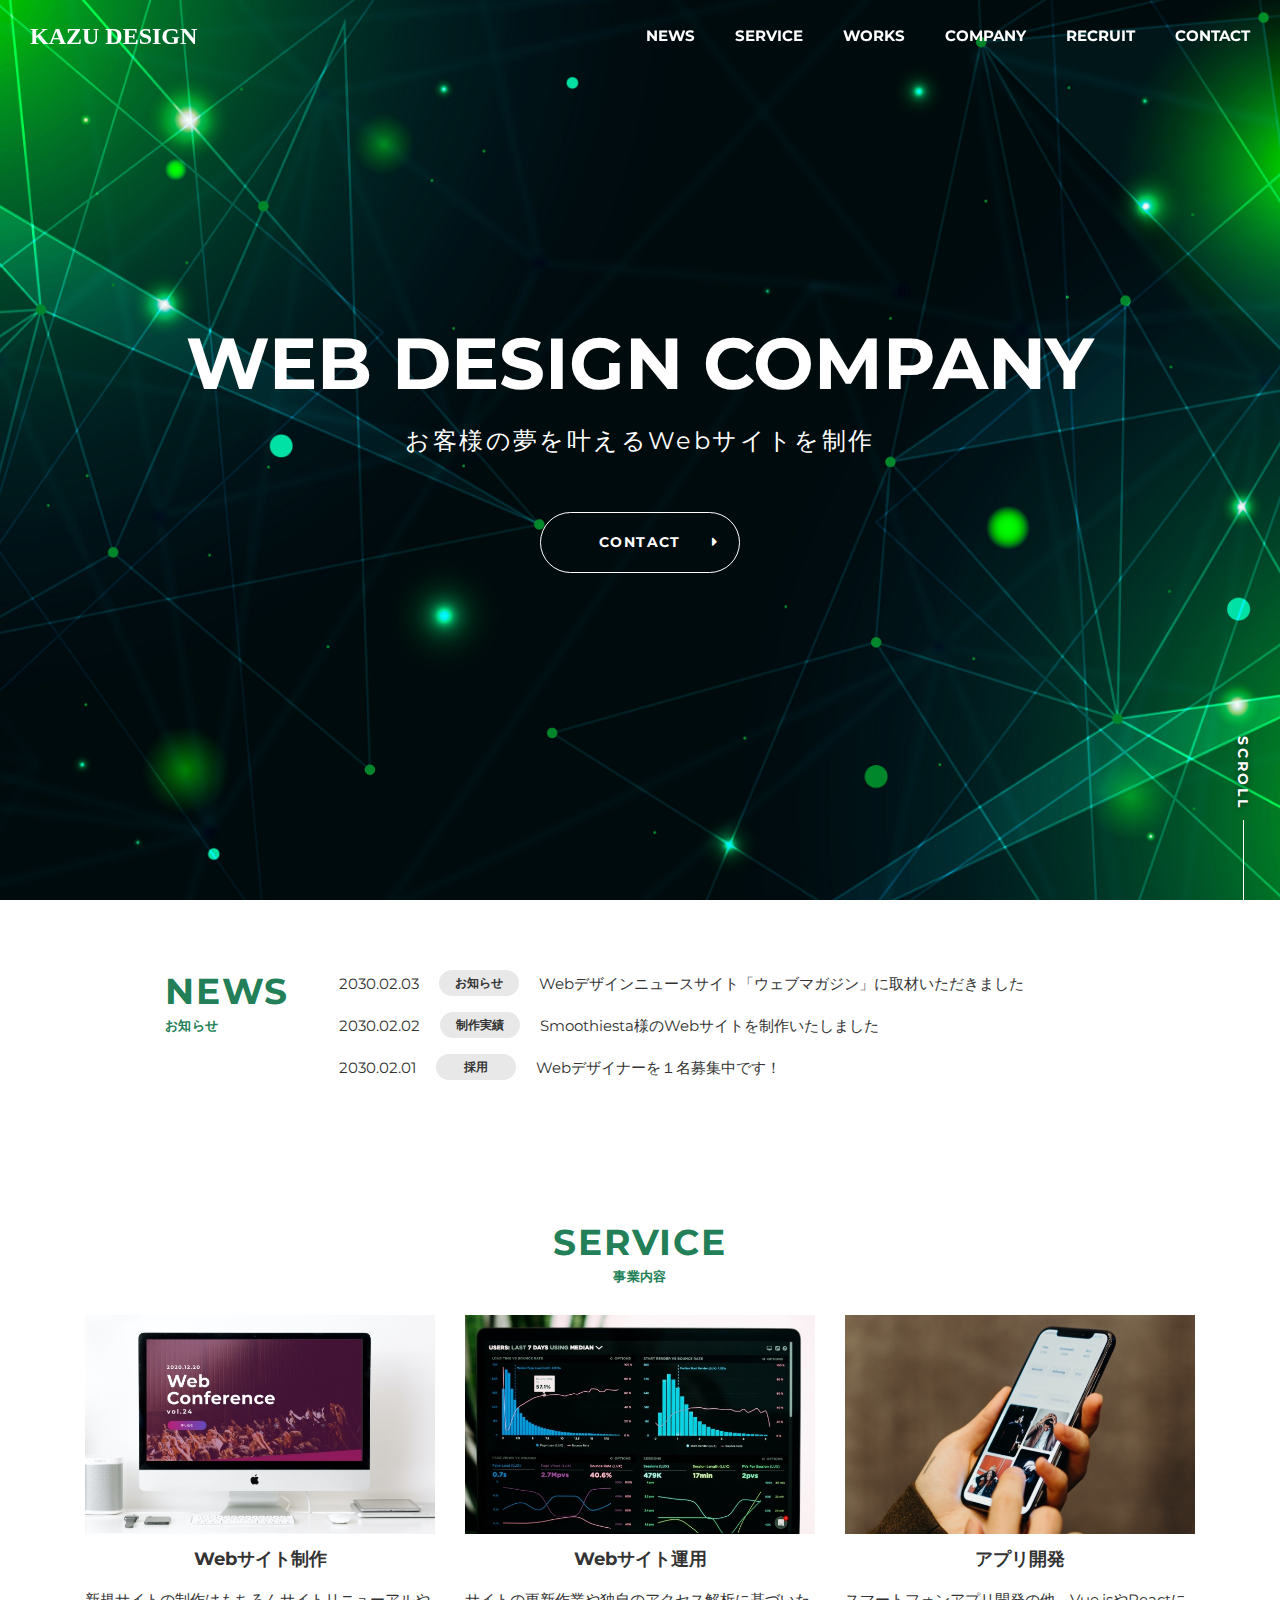
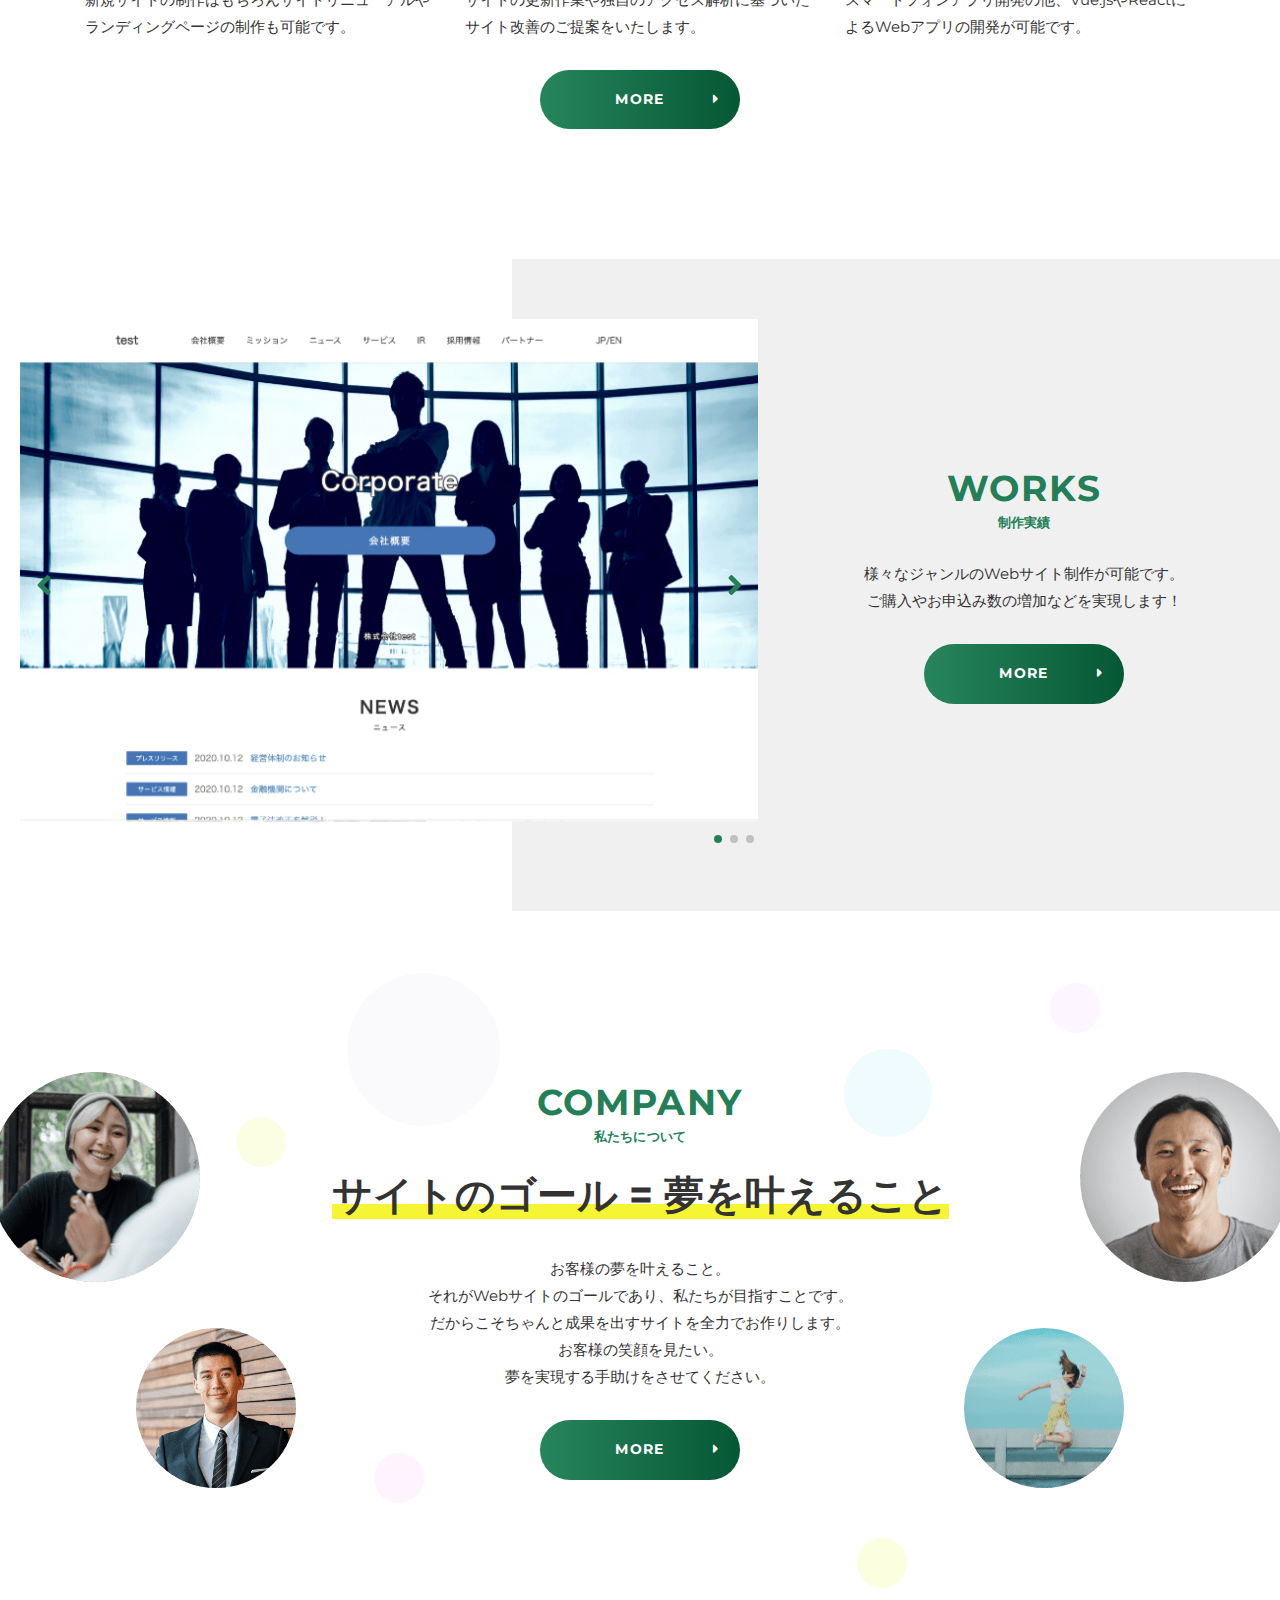
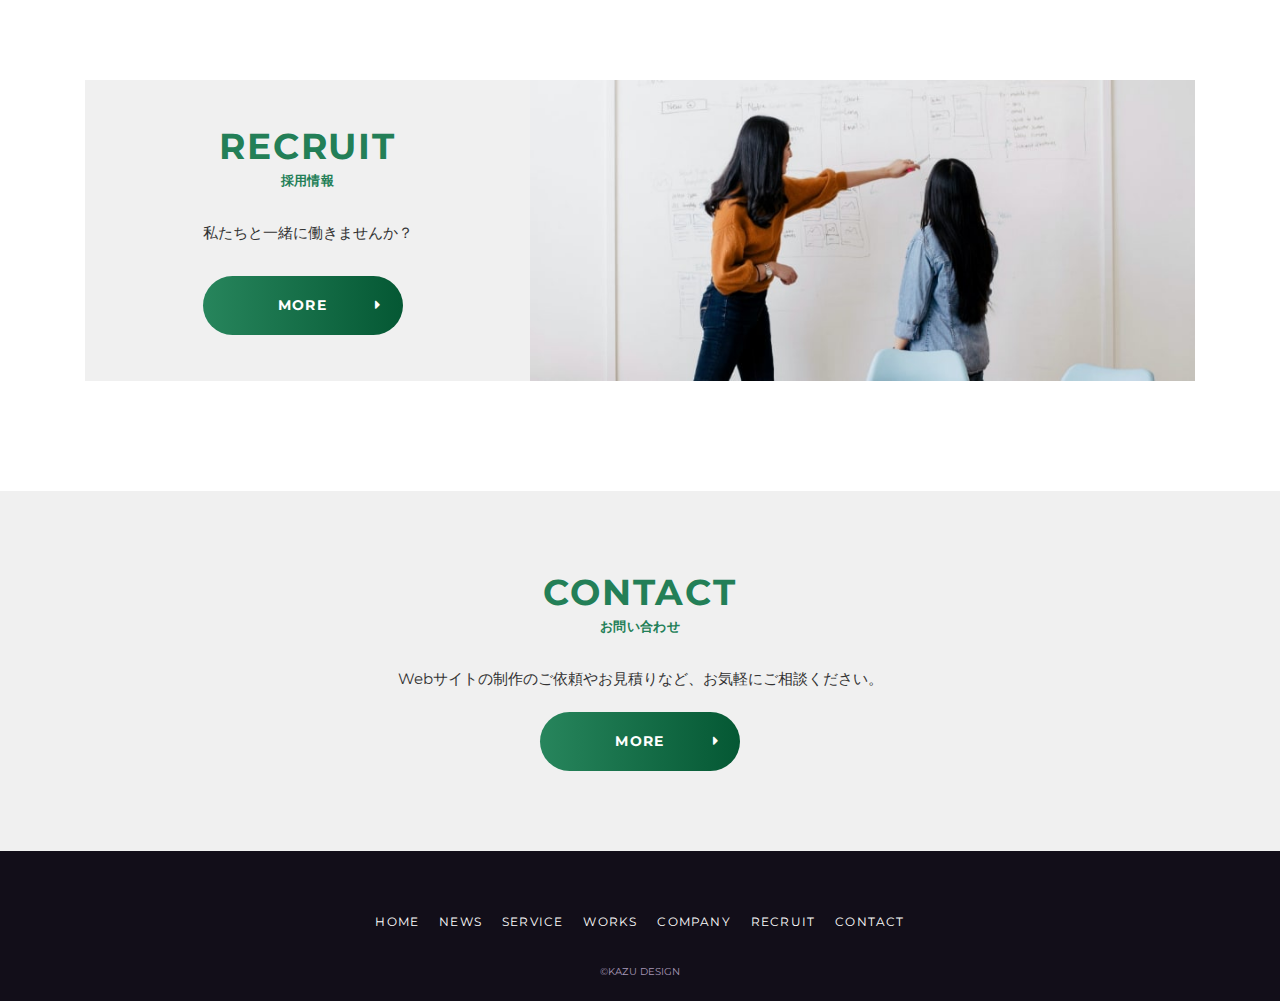
<file: index.html>
<!DOCTYPE html>
<html>

<head>
  <meta charset="utf-8">
  <meta name="viewport" content="width=device-width,initiascale=1.0,user-scalable=no">
  <meta property='og:type' content='website'>
  <meta property='og:title' content='KAZU DESIGN'>
  <meta property='og:url' content='https://kazuki0606.github.io/coding/'>
  <meta property='og:description'
    content='KAZU DESIGNは、新規サイト制作や運用、アプリ開発に強いWeb制作会社です。サイト作りはお客様の夢を叶えること。だからこそ成果を出すサイトを全力でお作りします。'>
  <meta name="description"
    content="KAZU DESIGNは、新規サイト制作や運用、アプリ開発に強いWeb制作会社です。サイト作りはお客様の夢を叶えること。だからこそ成果を出すサイトを全力でお作りします。" />
  <title>KAZU DESIGN</title>
  <link href="https://fonts.googleapis.com/css2?family=Montserrat:wght@400;700&display=swap" rel="stylesheet">
  <link rel="stylesheet" href="https://use.fontawesome.com/releases/v5.6.3/css/all.css">

  <link rel="stylesheet" href="js/swiper/swiper.min.css">
  <script src="js/swiper/swiper.min.js"></script>

  <link href="sass/style.css" media="all" rel="stylesheet" type="text/css" />
  <!-- <link rel="shortcut icon" href="img/favicon.ico" /> -->

</head>

<body>

<header class="header">
  <div class="header__container">
<h1 class="header__logo">
  <a href="index.html">
    <img src="img/header-logo.svg" alt="">
  </a>
</h1>
<nav class="header__nav ">
<ul class="header__list">
<li class="header__item">
  <a href="news.html" class="header__link">NEWS</a>
</li>
<li class="header__item">
  <a href="service.html" class="header__link">SERVICE</a>
</li>
<li class="header__item">
  <a href="works.html" class="header__link">WORKS</a>
</li>
<li class="header__item">
  <a href="company.html" class="header__link">COMPANY</a>
</li>
<li class="header__item">
  <a href="recruit.html" class="header__link">RECRUIT</a>
</li>
<li class="header__item">
  <a href="contact.html" class="header__link">CONTACT</a>
</li>

</ul>

</nav>
<button type="button" class="btn-menu">
  <span class="btn-menu__line"></span>
</button>

  </div>

</header>

<section class="hero">
  <div class="hero__inner">
<div class="hero__heading">
  <div class="hero__ttl">
    WEB DESIGN COMPANY
  </div>
  <div class="hero__subttl">
    お客様の夢を叶える<br class="u-sp-only">Webサイトを制作
  </div>
  <div class="hero__link">
    <a href="contact.html" class="btn btn--transparent">contact</a>
  </div>
  <span class="hero__scroll">SCROLL</span>

</div>

  </div>


</section>

<main>

  <section class="news">
    <div class="l-inner l-inner--sm">
<div class="news__heading">
  <h2 class="heading-primary">news<span class="heading-primary__sub">お知らせ</span>
  </h2>
</div>
<div class="news__body">
  <ul class="news-list">
<li class="news-list__item">
  <div class="news-list__heading">
    <time datetime="2020-02-01" class="news-list__date">2030.02.03</time>
    <div class="news-list__label">
      <span class="label-category">お知らせ</span>
    </div>
  </div>
  <div class="news-list__body">
    <a href="news-article.html" class="news-list__link">Webデザインニュースサイト「ウェブマガジン」に取材いただきました</a>
  </div>

</li>
<li class="news-list__item">
  <div class="news-list__heading">
    <time datetime="2020-02-01" class="news-list__date">2030.02.02</time>
    <div class="news-list__label">
      <span class="label-category">制作実績</span>
    </div>
  </div>
  <div class="news-list__body">
    <a href="#" class="news-list__link">
      Smoothiesta様のWebサイトを制作いたしました</a>
  </div>

</li>
<li class="news-list__item">
  <div class="news-list__heading">
    <time datetime="2020-02-01" class="news-list__date">2030.02.01</time>
    <div class="news-list__label">
      <span class="label-category">採用</span>
    </div>
  </div>
  <div class="news-list__body">
    <a href="#" class="news-list__link">
      Webデザイナーを１名募集中です！</a>
  </div>

</li>

  </ul>


</div>


    </div>


  </section>

  <section class="service">
<div class="l-inner">
<div class="service__heading">
  <h2 class="heading-primary">service<span class="heading-primary__sub">事業内容</span>
  </h2>
  
</div>

<div class="service__body">
  <div class="card">
    <div class="card__img-wrapper">
      <img class="card__img" src="img/service01.jpg" alt="">
    </div>
    <div class="card__body">
      <div class="card__title">Webサイト制作</div>
      <div class="card__text">
        <p>新規サイトの制作はもちろんサイトリニューアルやランディングページの制作も可能です。</p>
      </div>
    </div>
  </div>
  <div class="card">
    <div class="card__img-wrapper">
      <img class="card__img" src="img/service02.jpg" alt="">
    </div>
    <div class="card__body">
      <div class="card__title">Webサイト運用</div>
      <div class="card__text">
        <p>サイトの更新作業や独自のアクセス解析に基づいたサイト改善のご提案をいたします。</p>
      </div>
    </div>
  </div>
  <div class="card">
    <div class="card__img-wrapper">
      <img class="card__img" src="img/service03.jpg" alt="">
    </div>
    <div class="card__body">
      <div class="card__title">アプリ開発</div>
      <div class="card__text">
        <p>スマートフォンアプリ開発の他、Vue.jsやReactによるWebアプリの開発が可能です。</p>
      </div>
    </div>
  </div>

</div>

<div class="service__link">
  <a href="" class="btn">more</a>
</div>

</div>

  </section>

<section class="works">
<div class="l-inner l-inner--xl">
  <div class="works__img-wrapper ">
  <div class="swiper-container ">
  <div class="swiper-wrapper">
    <div class="swiper-slide"><img src="img/works/corporate.jpg" alt=""></div>
    <div class="swiper-slide"><img src="img/works/blog-theme.jpg" alt=""></div>
    <div class="swiper-slide"><img src="img/works/japanese.jpg" alt=""></div>
</div>
 <!-- Add Pagination -->
 <div class="swiper-pagination"></div>
 <div class="swiper-button-prev"></div>
 <div class="swiper-button-next"></div>
</div>
</div>

<div class="works__contents">
  <div class="works__heading">
    <h2 class="heading-primary">works<span class="heading-primary__sub">制作実績</span>
    </h2>
  </div>

  <div class="works__body">
    <div class="works__text">
      <p>様々なジャンルのWebサイト制作が可能です。<br>
        ご購入やお申込み数の増加などを実現します！</p>
    </div>
  </div>
  <div class="works__link">
    <a href="works.html" class="btn">more</a>
  </div>

</div>

</div>


</section>

<section class="company">
<div class="l-inner">
  <div class="company__heading">
    <h2 class="heading-primary">company<span class="heading-primary__sub">私たちについて</span>
    </h2>
  </div>
<div class="company__body">
  <div class="message">
    <div class="message__heading">
      <span class="message__underline">サイトのゴール = <br class="u-sp-only">夢を叶えること</span>
    </div>
    <div class="message__text">
      <p>お客様の夢を叶えること。<br>
        それがWebサイトのゴールであり、<br class="u-sp-only">私たちが目指すことです。<br>
        だからこそちゃんと成果を出すサイトを<br class="u-sp-only">全力でお作りします。<br>
        お客様の笑顔を見たい。<br>
        夢を実現する手助けをさせてください。</p>
    </div>
  </div>

</div>
<div class="company__link">
  <a href="company.html" class="btn">more</a>
</div>


</div>


</section>

<section class="recruit">
<div class="l-inner">
<div class="recruit__contents">
  <div class="recruit__contens-inner">
  <div class="recruit__heading">
    <h2 class="heading-primary">recruit<span class="heading-primary__sub">採用情報</span>
    </h2>
  </div>
  <div class="recruit__body">
    <div class="recruit__text">
      <p>私たちと一緒に働きませんか？</p>
    </div>
  </div>
  <div class="recruit__btn">
    <a href="recruit.html" class="btn">more</a>
  </div>
</div>
</div>
<div class="recruit__img-wrapper">
<img src="img/recruit.jpg" alt="">

</div>



</div>

</section>

<section class="contact">
<div class="l-innner">

  <div class="contact__heading">
    <h2 class="heading-primary">contact<span class="heading-primary__sub">お問い合わせ</span>
    </h2>
  </div>
  <div class="contact__body">
    <div class="contact__text">
      <p>Webサイトの制作のご依頼やお見積りなど、<br class="u-sp-only">お気軽にご相談ください。</p>
    </div>
  </div>
  <div class="contact__link">
    <a href="contact.html" class="btn">more</a>
  </div>
</div>

</section>

</main>


<footer class="footer">
  <nav class="footer-nav">
    <ul class="footer-nav__list">
      <li class="footer-nav__item"><a class="footer-nav__link" href=".">HOME</a></li>
      <li class="footer-nav__item"><a class="footer-nav__link" href="news.html">news</a></li>
      <li class="footer-nav__item"><a class="footer-nav__link" href="service.html">service</a></li>
      <li class="footer-nav__item"><a class="footer-nav__link" href="works.html">works</a></li>
      <li class="footer-nav__item"><a class="footer-nav__link" href="company.html">company</a></li>
      <li class="footer-nav__item"><a class="footer-nav__link" href="recruit.html">recruit</a></li>
      <li class="footer-nav__item"><a class="footer-nav__link" href="contact.html">contact</a></li>
    </ul>
  </nav>
  <div class="copyright">
    <a href="." class="copyright__link">&copy;KAZU DESIGN</a>
  </div>
</footer>


<div class="page-top">
  <a href="#" class="page-top__link"><i class="fas fa-arrow-up" ></i></a>
</div>



  <script src="js/jquery-3.5.1.min.js"></script>
  <!-- <script src="https://code.jquery.com/jquery-2.2.4.min.js"></script> -->
  
  <script type='text/javascript' src="js/script.js"></script>
</body>
</html>
</file>
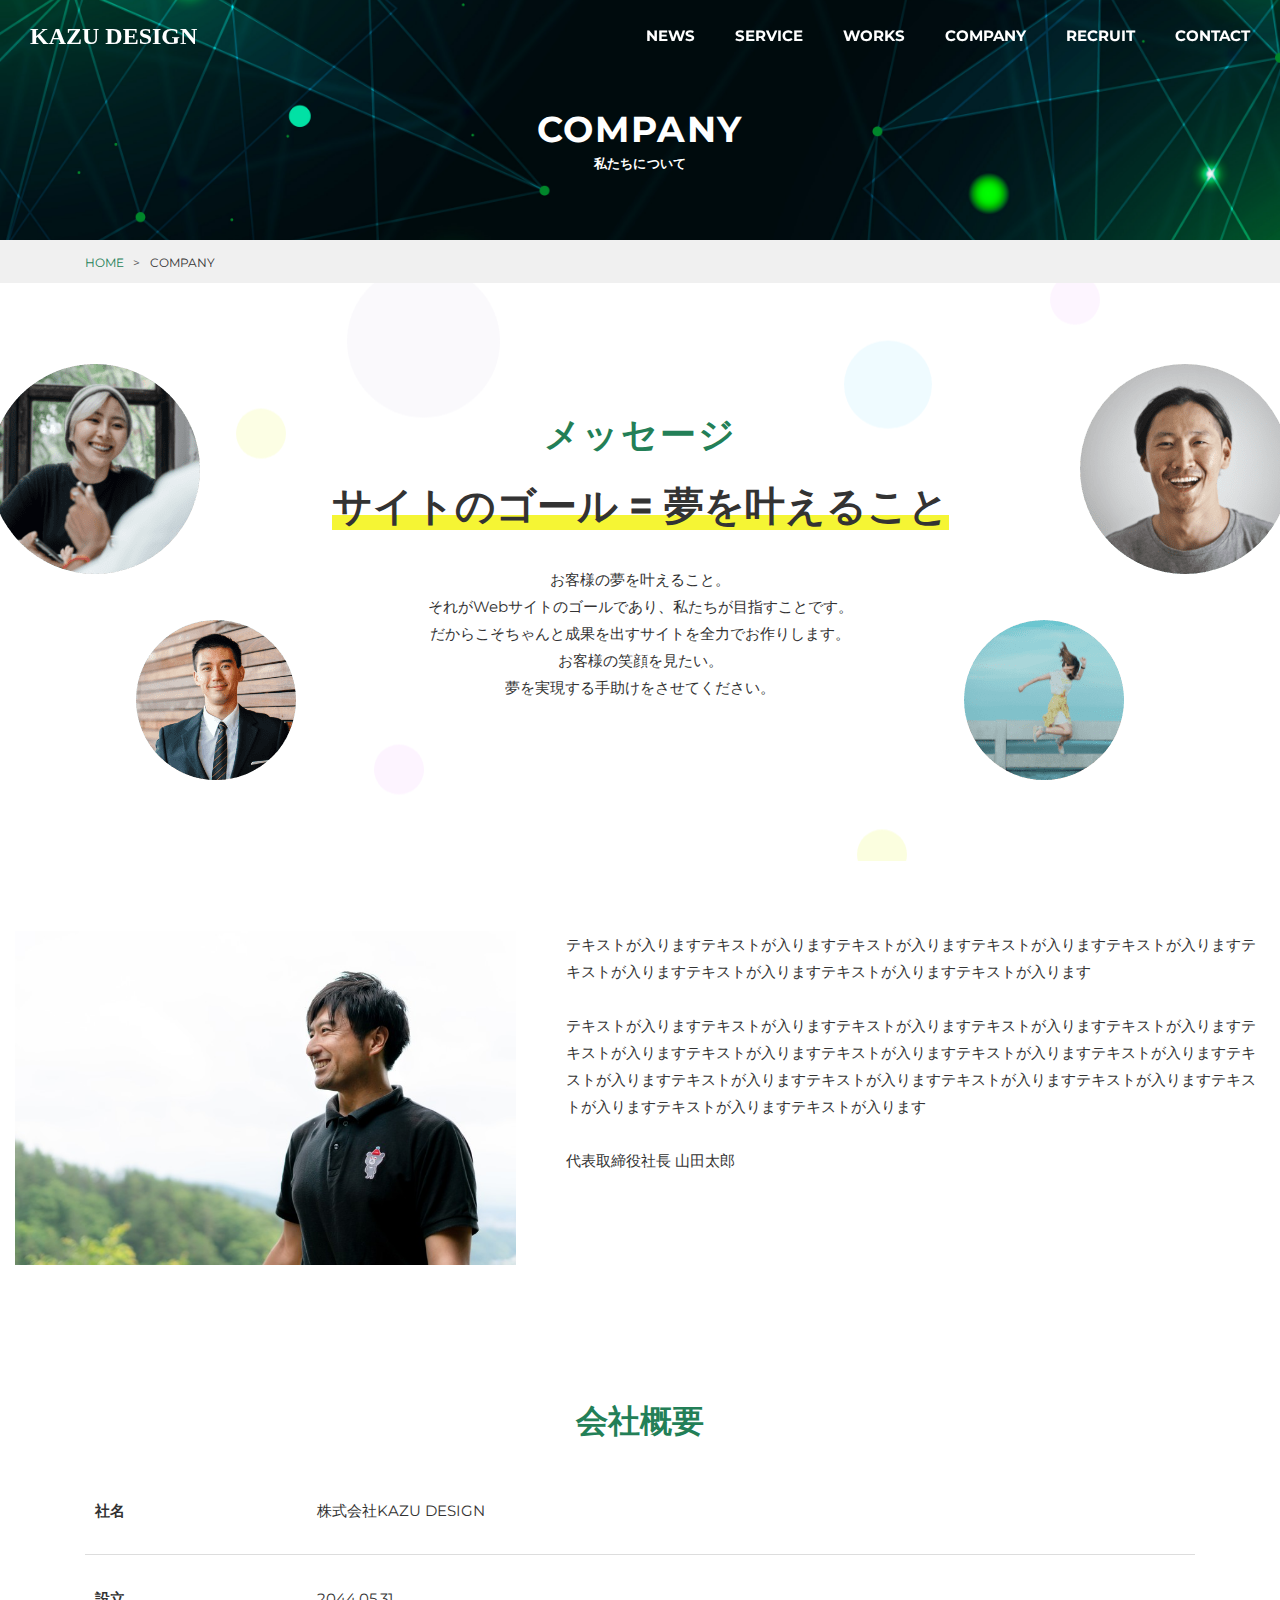
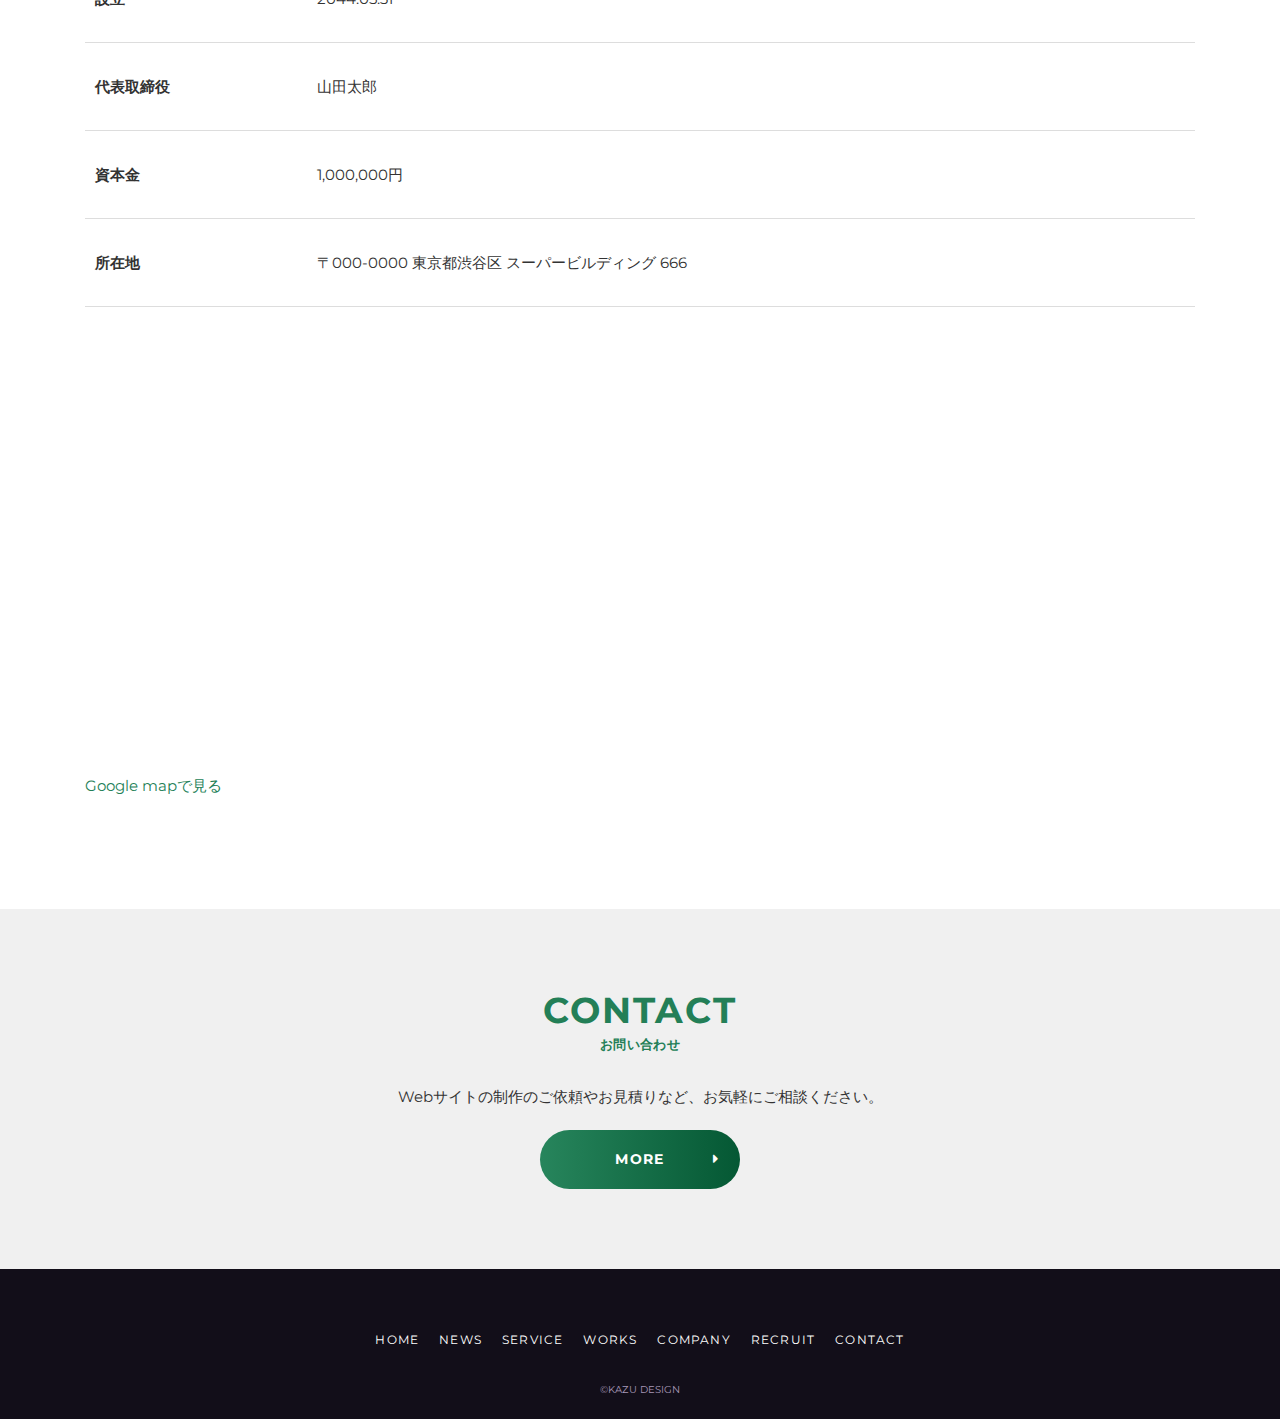
<file: company.html>
<!DOCTYPE html>
<html>

<head>
  <meta charset="utf-8">
  <meta name="viewport" content="width=device-width,initiascale=1.0,user-scalable=no">
  <meta property='og:type' content='website'>
  <meta property='og:title' content='KAZU DESIGN'>
  <meta property='og:url' content='https://kazuki0606.github.io/coding/'>
  <meta property='og:description'
    content='KAZU DESIGNは、新規サイト制作や運用、アプリ開発に強いWeb制作会社です。サイト作りはお客様の夢を叶えること。だからこそ成果を出すサイトを全力でお作りします。'>
  <meta name="description"
    content="KAZU DESIGNは、新規サイト制作や運用、アプリ開発に強いWeb制作会社です。サイト作りはお客様の夢を叶えること。だからこそ成果を出すサイトを全力でお作りします。" />
  <title>私たちについて</title>
  <link href="https://fonts.googleapis.com/css2?family=Montserrat:wght@400;700&display=swap" rel="stylesheet">
  <link rel="stylesheet" href="https://use.fontawesome.com/releases/v5.6.3/css/all.css">

  <link rel="stylesheet" href="js/swiper/swiper.min.css">
  <script src="js/swiper/swiper.min.js"></script>

  <link href="sass/style.css" media="all" rel="stylesheet" type="text/css" />
  <!-- <link rel="shortcut icon" href="img/favicon.ico" /> -->

</head>

<body>

  <header class="header">
    <div class="header__container">
  <h1 class="header__logo">
    <a href="index.html">
      <img src="img/header-logo.svg" alt="">
    </a>
  </h1>
  <nav class="header__nav ">
  <ul class="header__list">
  <li class="header__item">
    <a href="news.html" class="header__link">NEWS</a>
  </li>
  <li class="header__item">
    <a href="service.html" class="header__link">SERVICE</a>
  </li>
  <li class="header__item">
    <a href="works.html" class="header__link">WORKS</a>
  </li>
  <li class="header__item">
    <a href="company.html" class="header__link">COMPANY</a>
  </li>
  <li class="header__item">
    <a href="recruit.html" class="header__link">RECRUIT</a>
  </li>
  <li class="header__item">
    <a href="contact.html" class="header__link">CONTACT</a>
  </li>
  
  </ul>
  
  </nav>
  <button type="button" class="btn-menu">
    <span class="btn-menu__line"></span>
  </button>
  
    </div>
  
  </header>

<section class="sub-hero">
  <div class="sub-hero__inner">
<div class="sub-hero__heading">
  <h2 class="heading-primary heading-primary--white">company<span class="heading-primary__sub">私たちについて</span>
  </h2>
</div>

  </div>


</section>

<div class="breadcrumb">
  <div class="l-inner">
    <ol  class="breadcrumb__list">
      <!-- 1つめ -->
      <li  class="breadcrumb__item">
        <a  href="." class="breadcrumb__link">
          <span>HOME</span>
        </a>
      </li>
      <!-- 2つめ -->
      <li  class="breadcrumb__item">
        <span  href="news.html">
          <span >company</span>
        </span>
   
      </li>
    </ol>
  </div>
</div>

<main>

  <section class="company">
    <div class="l-inner">
      <div class="company__heading">
        <h2 class="heading-primary">メッセージ
        </h2>
      </div>
    <div class="company__body">
      <div class="message">
        <div class="message__heading">
          <span class="message__underline">サイトのゴール = <br class="u-sp-only">夢を叶えること</span>
        </div>
        <div class="message__text">
          <p>お客様の夢を叶えること。<br>
            それがWebサイトのゴールであり、<br class="u-sp-only">私たちが目指すことです。<br>
            だからこそちゃんと成果を出すサイトを<br class="u-sp-only">全力でお作りします。<br>
            お客様の笑顔を見たい。<br>
            夢を実現する手助けをさせてください。</p>
        </div>
      </div>
    
    </div>
    
    
    </div>
    
    
    </section>

    <section class="greeting l-section">
      <div class="l-inner l-inner--xl">
        <div class="greeting__ceo">
          <div class="media">
            <div class="media__img-wrapper">
              <img src="img/ceo.jpg" class="media__img" alt="">
            </div>
            <div class="media__body">
              <div class="media__text">
                <p>
                  テキストが入りますテキストが入りますテキストが入りますテキストが入りますテキストが入りますテキストが入りますテキストが入りますテキストが入りますテキストが入ります<br><br>テキストが入りますテキストが入りますテキストが入りますテキストが入りますテキストが入りますテキストが入りますテキストが入りますテキストが入りますテキストが入りますテキストが入りますテキストが入りますテキストが入りますテキストが入りますテキストが入りますテキストが入りますテキストが入りますテキストが入りますテキストが入ります<br><br>代表取締役社長
                  山田太郎
                </p>
              </div>
            </div>
          </div>
        </div>
      </div>
    </section>

    <section class="company-info  l-section">
      <div class="l-inner">
        <div class="company-info__heading">
          <h3 class="heading-secondary">会社概要</h3>
        </div>
        <div class="company-info__table">
          <table class="table01">
            <tr>
              <th>社名</th>
              <td>株式会社KAZU DESIGN</td>
            </tr>
            <tr>
              <th>設立</th>
              <td>2044.05.31</td>
            </tr>
            <tr>
              <th>代表取締役</th>
              <td>山田太郎</td>
            </tr>
            <tr>
              <th>資本金</th>
              <td>1,000,000円</td>
            </tr>
            <tr>
              <th>所在地</th>
              <td>〒000-0000 東京都渋谷区 スーパービルディング 666</td>
            </tr>

          </table>
        </div>

        <div class="company-info__access">
          <div class="access">
            <div class="access__map">
              <iframe src="https://www.google.com/maps/embed?pb=!1m18!1m12!1m3!1d3241.769987216801!2d139.69944711551005!3d35.658038238850445!2m3!1f0!2f0!3f0!3m2!1i1024!2i768!4f13.1!3m3!1m2!1s0x60188b563b00109f%3A0x337328def1e2ab26!2z5riL6LC36aeF!5e0!3m2!1sja!2sjp!4v1611404352197!5m2!1sja!2sjp" width="100%" height="auto" frameborder="0" style="border:0;" allowfullscreen="" aria-hidden="false" tabindex="0"></iframe>
            </div>
            <div class="access__map-link">
              <a href="https://goo.gl/maps/b5AqA853AfsPSw1Y7" target="_blank">Google mapで見る</a>
            </div>
          </div>
        </div>
      </div>
    </section>
    

<section class="contact">
<div class="l-innner">

  <div class="contact__heading">
    <h2 class="heading-primary">contact<span class="heading-primary__sub">お問い合わせ</span>
    </h2>
  </div>
  <div class="contact__body">
    <div class="contact__text">
      <p>Webサイトの制作のご依頼やお見積りなど、<br class="u-sp-only">お気軽にご相談ください。</p>
    </div>
  </div>
  <div class="contact__link">
    <a href="contact.html" class="btn">more</a>
  </div>
</div>

</section>

</main>


<footer class="footer">
  <nav class="footer-nav">
    <ul class="footer-nav__list">
      <li class="footer-nav__item"><a class="footer-nav__link" href=".">HOME</a></li>
      <li class="footer-nav__item"><a class="footer-nav__link" href="news.html">news</a></li>
      <li class="footer-nav__item"><a class="footer-nav__link" href="service.html">service</a></li>
      <li class="footer-nav__item"><a class="footer-nav__link" href="works.html">works</a></li>
      <li class="footer-nav__item"><a class="footer-nav__link" href="company.html">company</a></li>
      <li class="footer-nav__item"><a class="footer-nav__link" href="recruit.html">recruit</a></li>
      <li class="footer-nav__item"><a class="footer-nav__link" href="contact.html">contact</a></li>
    </ul>
  </nav>
  <div class="copyright">
    <a href="." class="copyright__link">&copy;KAZU DESIGN</a>
  </div>
</footer>

<div class="page-top">
  <a href="#" class="page-top__link"><i class="fas fa-arrow-up" ></i></a>
</div>



  <script src="js/jquery-3.5.1.min.js"></script>
  <!-- <script src="https://code.jquery.com/jquery-2.2.4.min.js"></script> -->
  
  <script type='text/javascript' src="js/script.js"></script>
</body>
</html>
</file>
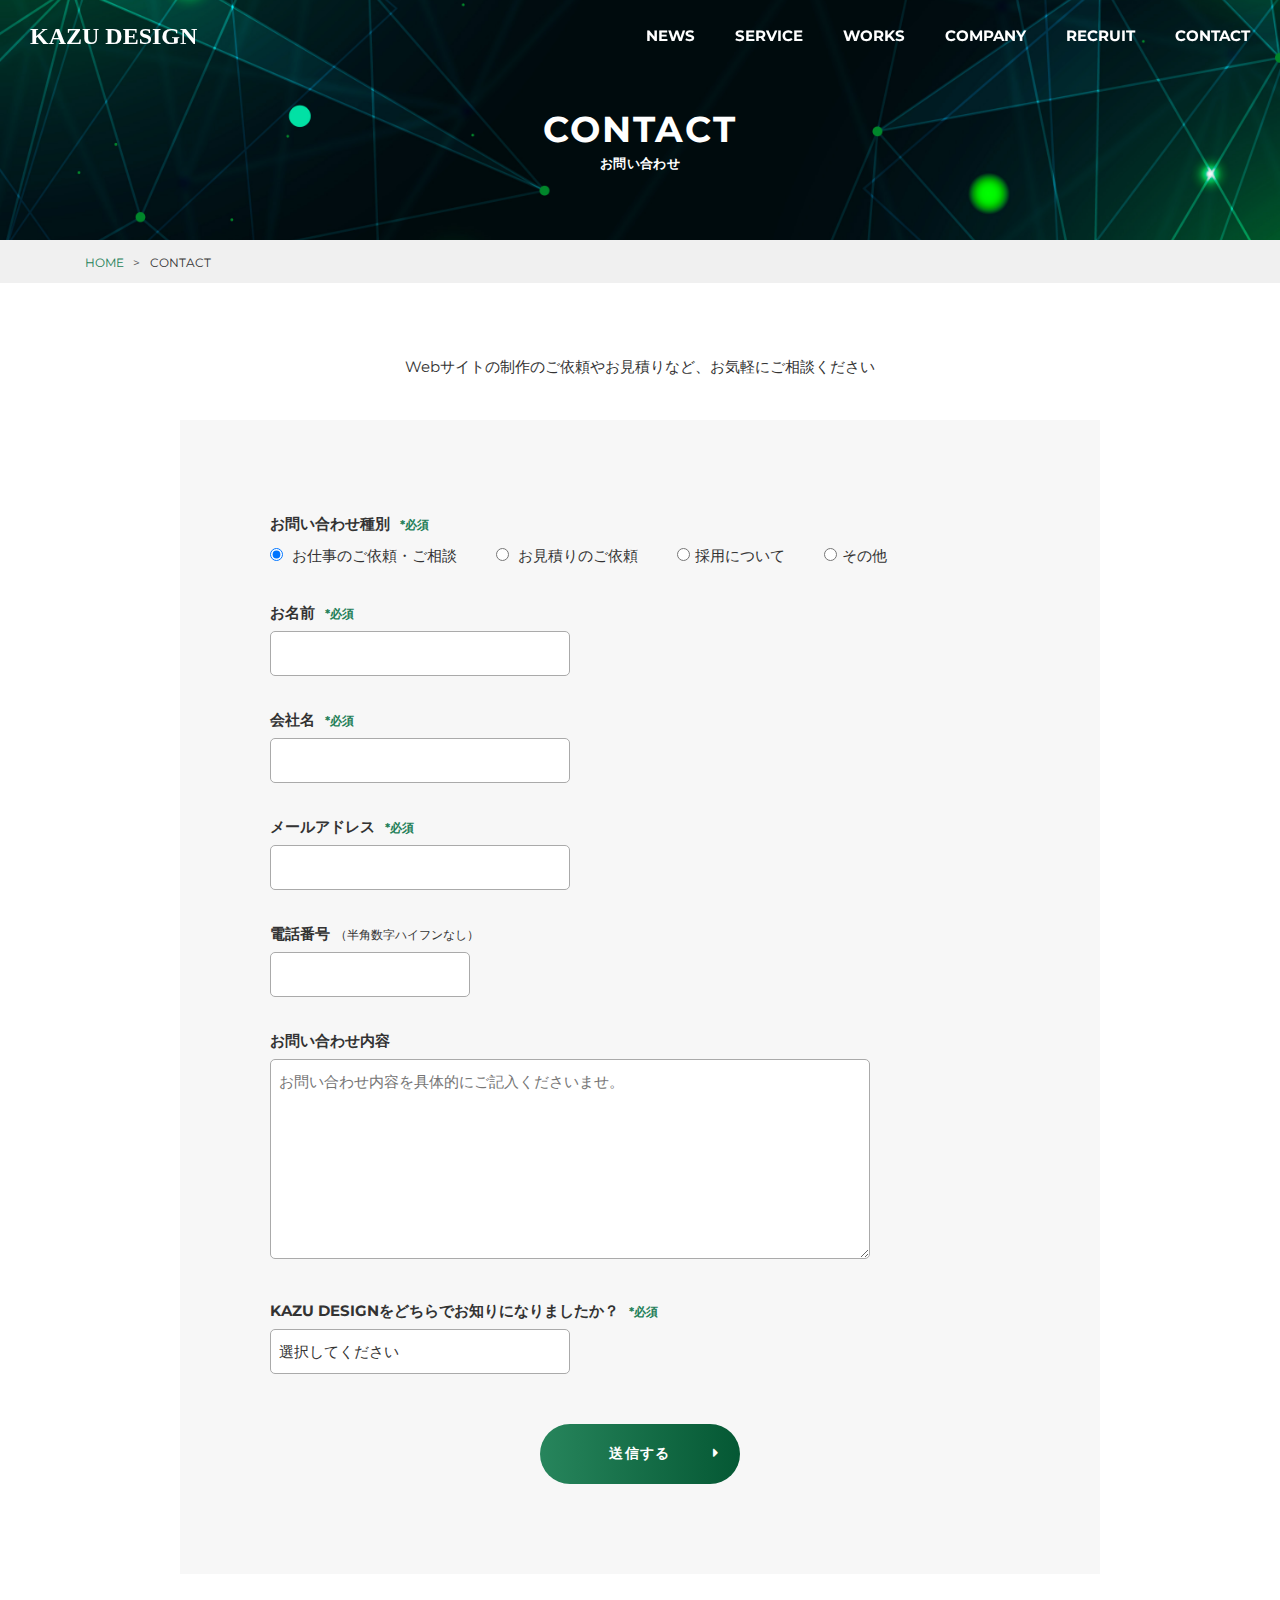
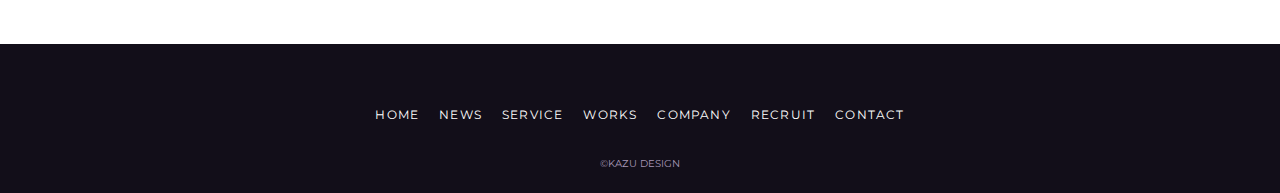
<file: contact.html>
<!DOCTYPE html>
<html>

<head>
  <meta charset="utf-8">
  <meta name="viewport" content="width=device-width,initiascale=1.0,user-scalable=no">
  <meta property='og:type' content='website'>
  <meta property='og:title' content='KAZU DESIGN'>
  <meta property='og:url' content='https://kazuki0606.github.io/coding/'>
  <meta property='og:description'
    content='KAZU DESIGNは、新規サイト制作や運用、アプリ開発に強いWeb制作会社です。サイト作りはお客様の夢を叶えること。だからこそ成果を出すサイトを全力でお作りします。'>
  <meta name="description"
    content="KAZU DESIGNは、新規サイト制作や運用、アプリ開発に強いWeb制作会社です。サイト作りはお客様の夢を叶えること。だからこそ成果を出すサイトを全力でお作りします。" />
  <title>お問い合わせ</title>
  <link href="https://fonts.googleapis.com/css2?family=Montserrat:wght@400;700&display=swap" rel="stylesheet">
  <link rel="stylesheet" href="https://use.fontawesome.com/releases/v5.6.3/css/all.css">

  <link rel="stylesheet" href="js/swiper/swiper.min.css">
  <script src="js/swiper/swiper.min.js"></script>

  <link href="sass/style.css" media="all" rel="stylesheet" type="text/css" />
  <!-- <link rel="shortcut icon" href="img/favicon.ico" /> -->

</head>

<body>

  <header class="header">
    <div class="header__container">
  <h1 class="header__logo">
    <a href="index.html">
      <img src="img/header-logo.svg" alt="">
    </a>
  </h1>
  <nav class="header__nav ">
  <ul class="header__list">
  <li class="header__item">
    <a href="news.html" class="header__link">NEWS</a>
  </li>
  <li class="header__item">
    <a href="service.html" class="header__link">SERVICE</a>
  </li>
  <li class="header__item">
    <a href="works.html" class="header__link">WORKS</a>
  </li>
  <li class="header__item">
    <a href="company.html" class="header__link">COMPANY</a>
  </li>
  <li class="header__item">
    <a href="recruit.html" class="header__link">RECRUIT</a>
  </li>
  <li class="header__item">
    <a href="contact.html" class="header__link">CONTACT</a>
  </li>
  
  </ul>
  
  </nav>
  <button type="button" class="btn-menu">
    <span class="btn-menu__line"></span>
  </button>
  
    </div>
  
  </header>

<section class="sub-hero">
  <div class="sub-hero__inner">
<div class="sub-hero__heading">
  <h2 class="heading-primary heading-primary--white">contact<span class="heading-primary__sub">お問い合わせ</span>
  </h2>
</div>

  </div>


</section>

<div class="breadcrumb">
  <div class="l-inner">
    <ol  class="breadcrumb__list">
      <!-- 1つめ -->
      <li  class="breadcrumb__item">
        <a  href="." class="breadcrumb__link">
          <span>HOME</span>
        </a>
      </li>
      <!-- 2つめ -->
      <li  class="breadcrumb__item">
        <span  href="news.html">
          <span >contact</span>
        </span>
   
      </li>
    </ol>
  </div>
</div>

<main>


<section class="contact-form l-section">
<div class="l-inner l-inner--sm">
<div class="contact-form__lead">
  Webサイトの制作のご依頼やお見積りなど、<br class="u-sp-only">お気軽にご相談ください
</div>
<div class="contact-form__body">
<form action="post">
  <div class="form__item">
  <div class="form__title">お問い合わせ種別<span class="form__require">*必須</span></div>

  <span class="form__radio">
    <input type="radio" id="type01" name="type" value="お仕事のご依頼・ご相談" checked>
    <label  for="type01">お仕事のご依頼・ご相談</label>
    </span>
  <span class="form__radio">
    <input type="radio" id="type02" name="type" value="お見積りのご依頼">
    <label for="type02">お見積りのご依頼</label>
  </span>
  <span class="form__radio"><input type="radio" id="type03" name="type" value="採用について"><label
    for="type03">採用について</label></span>
<span class="form__radio"><input type="radio" id="type04" name="type" value="その他"><label
    for="type04">その他</label></span>

</div>

<div class="form__item">
  <label for="name" class="form__title">お名前<span class="form__require">*必須</span></label>
  <input type="text" id="name" name="name" required class="form__input">
</div>
<div class="form__item">
  <label for="company" class="form__title">会社名<span class="form__require">*必須</span></label>
  <input type="text" id="company" name="company" required class="form__input">
</div>
<div class="form__item">
  <label for="email" class="form__title">メールアドレス<span class="form__require">*必須</span></label>
  <input type="email" id="email" name="email" required class="form__input">
</div>
<div class="form__item">
  <label for="tel" class="form__title">電話番号<span class="form__note">（半角数字ハイフンなし）</span></label>
  <input type="tel" id="tel" name="tel" class="form__input">
</div>

<div class="form__item">
  <label for="comment" class="form__title">お問い合わせ内容</label>
  <textarea id="comment" name="comment" placeholder="お問い合わせ内容を具体的にご記入くださいませ。"
    class="form__textarea"></textarea>
</div>

<div class="form__item">
  <label for="job" class="form__title">KAZU DESIGNをどちらでお知りになりましたか？<span
      class="form__require">*必須</span></label>
  <select id="job" name="job" required class="form__select">
    <option value="">選択してください</option>
    <option value="Google/Yahoo検索">Google/Yahoo検索</option>
    <option value="SNS">SNS</option>
    <option value="ブログ">ブログ</option>
    <option value="友人や知人">友人や知人</option>
    <option value="その他">その他</option>
  </select>
</div>
<div class="form__btn">
  <button type="submit" class="btn">送信する</button>
</div>



</form>


</div>


</div>


</section>

    



</main>


<footer class="footer">
  <nav class="footer-nav">
    <ul class="footer-nav__list">
      <li class="footer-nav__item"><a class="footer-nav__link" href=".">HOME</a></li>
      <li class="footer-nav__item"><a class="footer-nav__link" href="news.html">news</a></li>
      <li class="footer-nav__item"><a class="footer-nav__link" href="service.html">service</a></li>
      <li class="footer-nav__item"><a class="footer-nav__link" href="works.html">works</a></li>
      <li class="footer-nav__item"><a class="footer-nav__link" href="company.html">company</a></li>
      <li class="footer-nav__item"><a class="footer-nav__link" href="recruit.html">recruit</a></li>
      <li class="footer-nav__item"><a class="footer-nav__link" href="contact.html">contact</a></li>
    </ul>
  </nav>
  <div class="copyright">
    <a href="." class="copyright__link">&copy;KAZU DESIGN</a>
  </div>
</footer>

<div class="page-top">
  <a href="#" class="page-top__link"><i class="fas fa-arrow-up" ></i></a>
</div>



  <script src="js/jquery-3.5.1.min.js"></script>
  <!-- <script src="https://code.jquery.com/jquery-2.2.4.min.js"></script> -->
  
  <script type='text/javascript' src="js/script.js"></script>
</body>
</html>
</file>
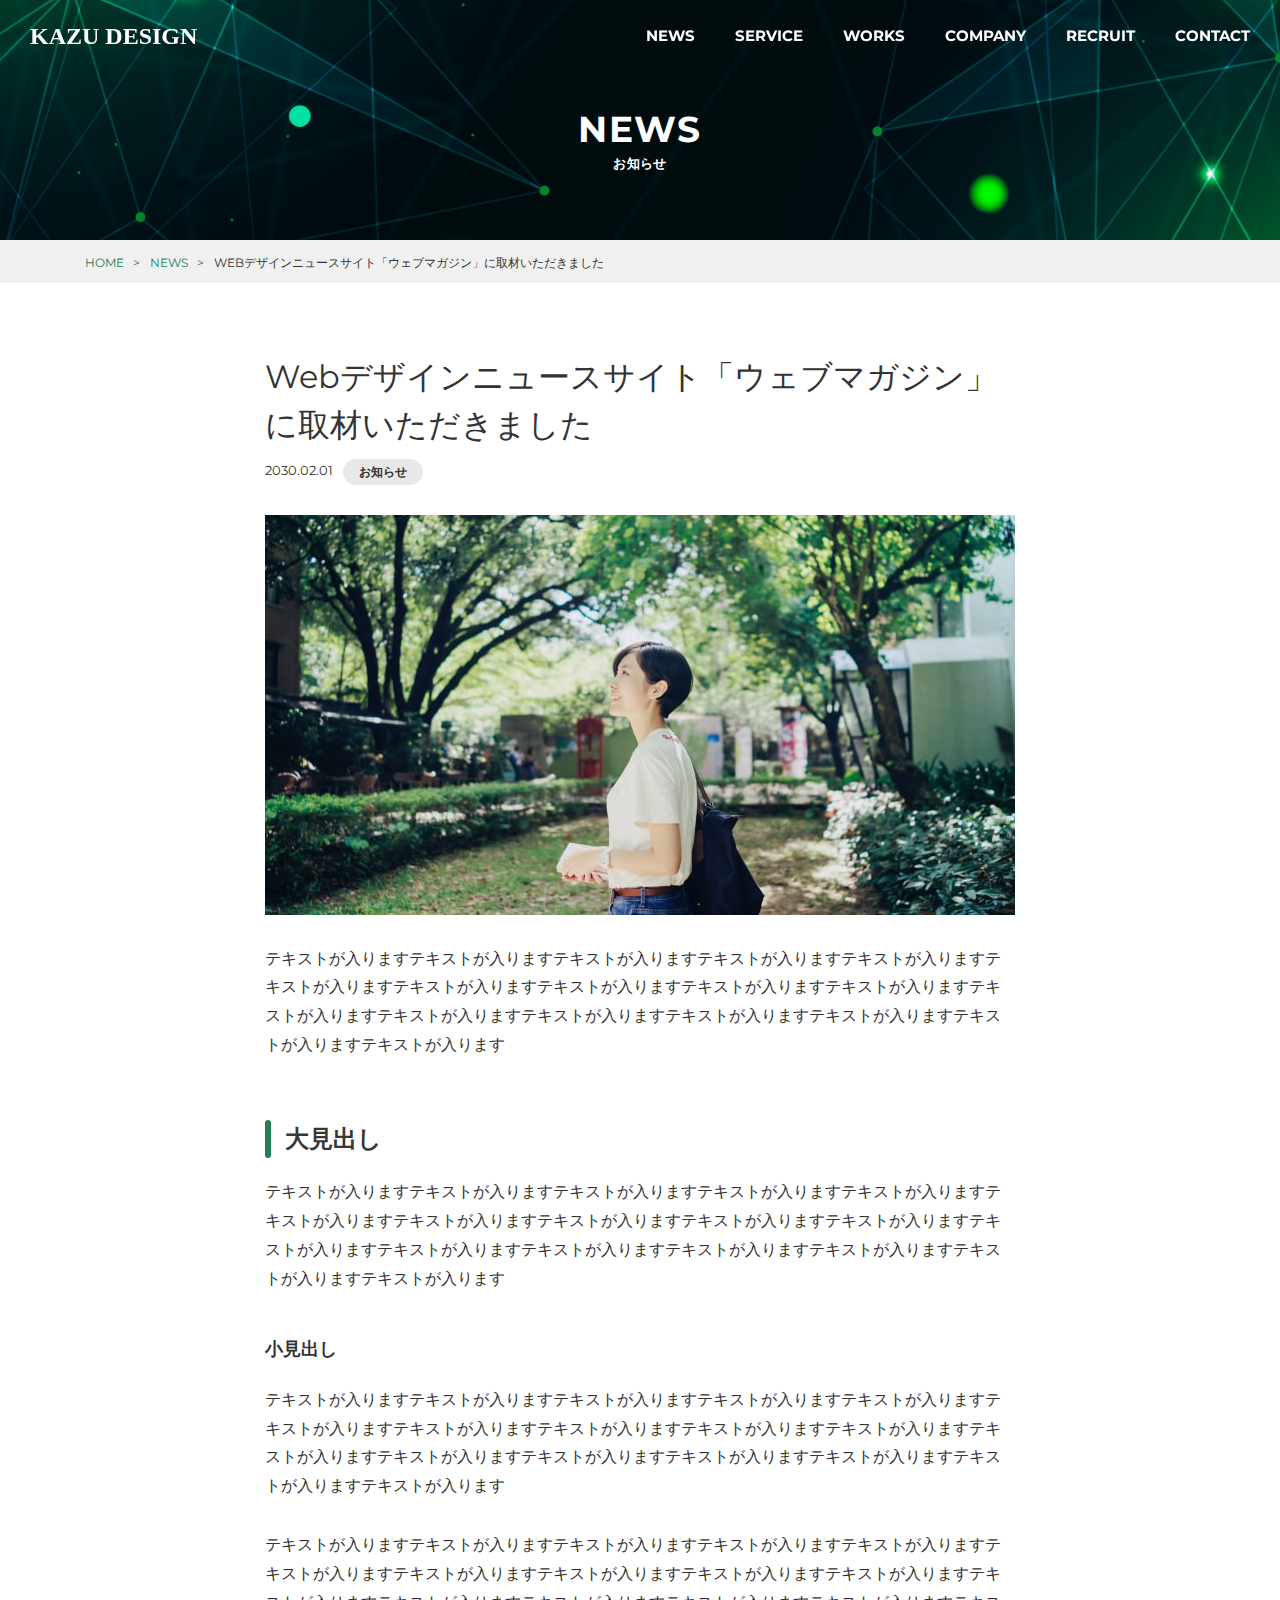
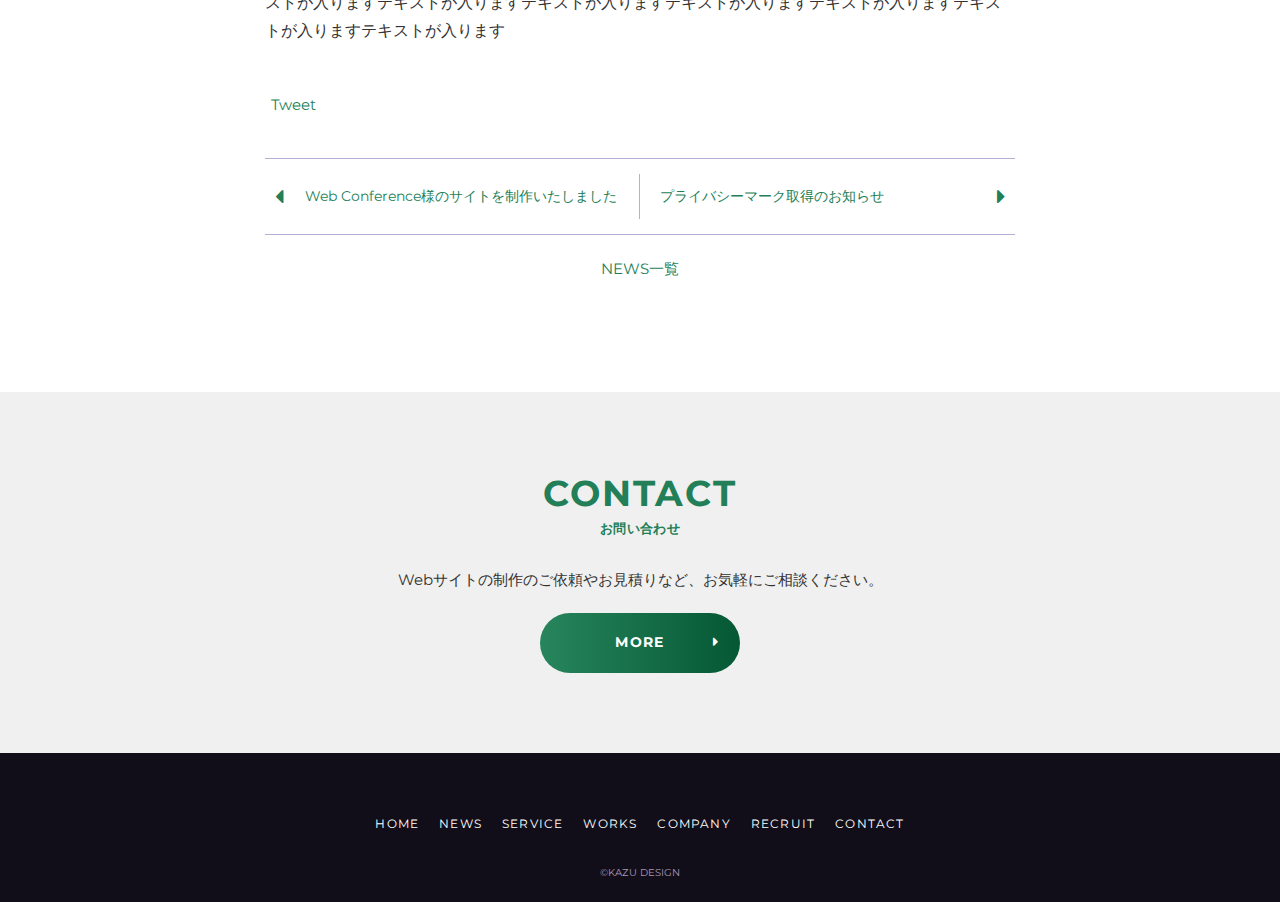
<file: news-article.html>
<!DOCTYPE html>
<html>

<head>
  <meta charset="utf-8">
  <meta name="viewport" content="width=device-width,initiascale=1.0,user-scalable=no">
  <meta property='og:type' content='website'>
  <meta property='og:title' content='KAZU DESIGN'>
  <meta property='og:url' content='https://kazuki0606.github.io/coding/'>
  <meta property='og:description'
    content='KAZU DESIGNは、新規サイト制作や運用、アプリ開発に強いWeb制作会社です。サイト作りはお客様の夢を叶えること。だからこそ成果を出すサイトを全力でお作りします。'>
  <meta name="description"
    content="KAZU DESIGNは、新規サイト制作や運用、アプリ開発に強いWeb制作会社です。サイト作りはお客様の夢を叶えること。だからこそ成果を出すサイトを全力でお作りします。" />
  <title>記事</title>
  <link href="https://fonts.googleapis.com/css2?family=Montserrat:wght@400;700&display=swap" rel="stylesheet">
  <link rel="stylesheet" href="https://use.fontawesome.com/releases/v5.6.3/css/all.css">

  <link rel="stylesheet" href="js/swiper/swiper.min.css">
  <script src="js/swiper/swiper.min.js"></script>

  <link href="sass/style.css" media="all" rel="stylesheet" type="text/css" />
  <!-- <link rel="shortcut icon" href="img/favicon.ico" /> -->

</head>

<body>
  <div id="fb-root"></div>
  <script async defer crossorigin="anonymous" src="https://connect.facebook.net/ja_JP/sdk.js#xfbml=1&version=v9.0" nonce="r97OcL81"></script>

  <header class="header">
    <div class="header__container">
  <h1 class="header__logo">
    <a href="index.html">
      <img src="img/header-logo.svg" alt="">
    </a>
  </h1>
  <nav class="header__nav ">
  <ul class="header__list">
  <li class="header__item">
    <a href="news.html" class="header__link">NEWS</a>
  </li>
  <li class="header__item">
    <a href="service.html" class="header__link">SERVICE</a>
  </li>
  <li class="header__item">
    <a href="works.html" class="header__link">WORKS</a>
  </li>
  <li class="header__item">
    <a href="company.html" class="header__link">COMPANY</a>
  </li>
  <li class="header__item">
    <a href="recruit.html" class="header__link">RECRUIT</a>
  </li>
  <li class="header__item">
    <a href="contact.html" class="header__link">CONTACT</a>
  </li>
  
  </ul>
  
  </nav>
  <button type="button" class="btn-menu">
    <span class="btn-menu__line"></span>
  </button>
  
    </div>
  
  </header>

<section class="sub-hero">
  <div class="sub-hero__inner">
<div class="sub-hero__heading">
  <h2 class="heading-primary heading-primary--white">news<span class="heading-primary__sub">お知らせ</span>
  </h2>
</div>

  </div>


</section>

<div class="breadcrumb">
  <div class="l-inner">
    <ol  class="breadcrumb__list">
      <!-- 1つめ -->
      <li  class="breadcrumb__item">
        <a  href="." class="breadcrumb__link">
          <span>HOME</span>
        </a>
      </li>
      <!-- 2つめ -->
      <li  class="breadcrumb__item">
        <a  href="news.html" class="breadcrumb__link">
          <span>news</span>
        </a>
      </li>
  
      <!-- ３つめ -->
      <li  class="breadcrumb__item">
        <span  href="news.html">
          <span >WEBデザインニュースサイト「ウェブマガジン」に取材いただきました</span>
        </span>
      </li>

    </ol>
  </div>
</div>

<main>

<section class="article-wrapper l-section">
<div class="l-inner l-inner--xs">
<div class="post">
<div class="post__head">
<div class="post__ttl">
  Webデザインニュースサイト「ウェブマガジン」に取材いただきました
</div>
<div class="post__info">
<time class="post__date">2030.02.01</time>
<div class="label-category">お知らせ</div>
</div>
</div>
<div class="post__body">
<p>
  <img src="img/news-article.jpg" alt="">
</p>

<p>
  テキストが入りますテキストが入りますテキストが入りますテキストが入りますテキストが入りますテキストが入りますテキストが入りますテキストが入りますテキストが入りますテキストが入りますテキストが入りますテキストが入りますテキストが入りますテキストが入りますテキストが入りますテキストが入りますテキストが入ります
</p>
<h3>大見出し</h3>
<p>
  テキストが入りますテキストが入りますテキストが入りますテキストが入りますテキストが入りますテキストが入りますテキストが入りますテキストが入りますテキストが入りますテキストが入りますテキストが入りますテキストが入りますテキストが入りますテキストが入りますテキストが入りますテキストが入りますテキストが入ります
</p>
<h4>
  小見出し
</h4>
<p>
  テキストが入りますテキストが入りますテキストが入りますテキストが入りますテキストが入りますテキストが入りますテキストが入りますテキストが入りますテキストが入りますテキストが入りますテキストが入りますテキストが入りますテキストが入りますテキストが入りますテキストが入りますテキストが入りますテキストが入ります
</p>
<p>
  テキストが入りますテキストが入りますテキストが入りますテキストが入りますテキストが入りますテキストが入りますテキストが入りますテキストが入りますテキストが入りますテキストが入りますテキストが入りますテキストが入りますテキストが入りますテキストが入りますテキストが入りますテキストが入りますテキストが入ります
</p>

</div>
<div class="post__sns">
  <div class="sns-share">
    <ul class="sns-share__list">
      <li class="sns-share__item">
        <div class="fb-like" data-href="https://developers.facebook.com/docs/plugins/" data-width="" data-layout="button_count" data-action="like" data-size="large" data-share="true"></div>
      </li>
      <li class="sns-share__item">
        <a href="https://twitter.com/share?ref_src=twsrc%5Etfw" class="twitter-share-button" data-size="large" data-text="ツイートする" data-lang="ja" data-show-count="false">Tweet</a><script async src="https://platform.twitter.com/widgets.js" charset="utf-8"></script>
      </li>
      <li class="sns-share__item">
        <div class="line-it-button" data-lang="ja" data-type="share-b" data-ver="3" data-url="https://social-plugins.line.me/ja/how_to_install" data-color="default" data-size="small" data-count="false" style="display: none;"></div>
        <script src="https://www.line-website.com/social-plugins/js/thirdparty/loader.min.js" async="async" defer="defer"></script>
      </li>
    </ul>
  </div>

</div>

<div class="post__pager">
  <div class="post-pager">
    <div class="post-pager__list">
      <div class="post-pager__item post-pager__item--prev">
        <a href="#" class="post-pager__link">Web Conference様のサイトを制作いたしました</a>
      </div>
      <div class="post-pager__item post-pager__item--next">
        <a class="post-pager__link" href="#">プライバシーマーク取得のお知らせ</a>
      </div>
    </div>
  </div>
  <div class="post-pager__home">
    <a href="news.html">news一覧</a>
  </div>
</div>
</div>

</div>

</section>


    

<section class="contact">
<div class="l-innner">

  <div class="contact__heading">
    <h2 class="heading-primary">contact<span class="heading-primary__sub">お問い合わせ</span>
    </h2>
  </div>
  <div class="contact__body">
    <div class="contact__text">
      <p>Webサイトの制作のご依頼やお見積りなど、<br class="u-sp-only">お気軽にご相談ください。</p>
    </div>
  </div>
  <div class="contact__link">
    <a href="contact.html" class="btn">more</a>
  </div>
</div>

</section>

</main>


<footer class="footer">
  <nav class="footer-nav">
    <ul class="footer-nav__list">
      <li class="footer-nav__item"><a class="footer-nav__link" href=".">HOME</a></li>
      <li class="footer-nav__item"><a class="footer-nav__link" href="news.html">news</a></li>
      <li class="footer-nav__item"><a class="footer-nav__link" href="service.html">service</a></li>
      <li class="footer-nav__item"><a class="footer-nav__link" href="works.html">works</a></li>
      <li class="footer-nav__item"><a class="footer-nav__link" href="company.html">company</a></li>
      <li class="footer-nav__item"><a class="footer-nav__link" href="recruit.html">recruit</a></li>
      <li class="footer-nav__item"><a class="footer-nav__link" href="contact.html">contact</a></li>
    </ul>
  </nav>
  <div class="copyright">
    <a href="." class="copyright__link">&copy;KAZU DESIGN</a>
  </div>
</footer>

<div class="page-top">
  <a href="#" class="page-top__link"><i class="fas fa-arrow-up" ></i></a>
</div>



  <script src="js/jquery-3.5.1.min.js"></script>
  <!-- <script src="https://code.jquery.com/jquery-2.2.4.min.js"></script> -->
  
  <script type='text/javascript' src="js/script.js"></script>
</body>
</html>
</file>
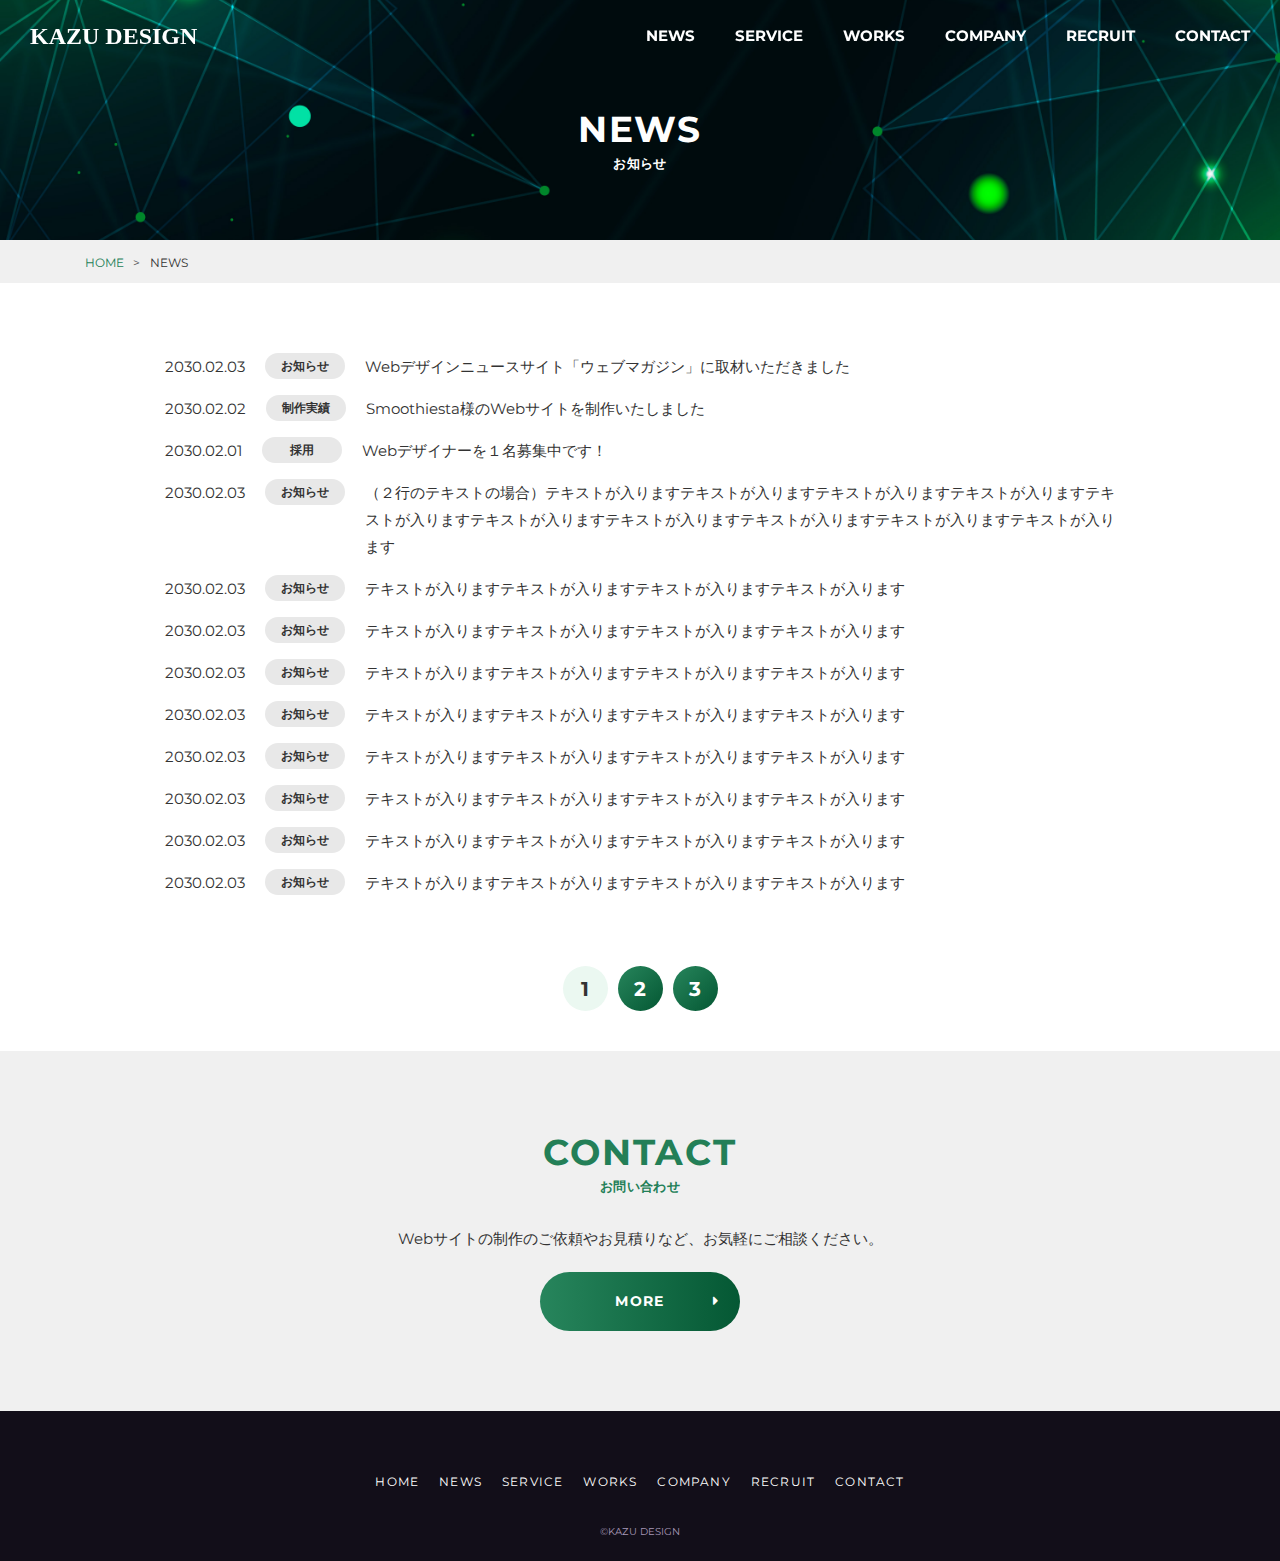
<file: news.html>
<!DOCTYPE html>
<html>

<head>
  <meta charset="utf-8">
  <meta name="viewport" content="width=device-width,initiascale=1.0,user-scalable=no">
  <meta property='og:type' content='website'>
  <meta property='og:title' content='KAZU DESIGN'>
  <meta property='og:url' content='https://kazuki0606.github.io/coding/'>
  <meta property='og:description'
    content='KAZU DESIGNは、新規サイト制作や運用、アプリ開発に強いWeb制作会社です。サイト作りはお客様の夢を叶えること。だからこそ成果を出すサイトを全力でお作りします。'>
  <meta name="description"
    content="KAZU DESIGNは、新規サイト制作や運用、アプリ開発に強いWeb制作会社です。サイト作りはお客様の夢を叶えること。だからこそ成果を出すサイトを全力でお作りします。" />
  <title>お知らせ</title>
  <link href="https://fonts.googleapis.com/css2?family=Montserrat:wght@400;700&display=swap" rel="stylesheet">
  <link rel="stylesheet" href="https://use.fontawesome.com/releases/v5.6.3/css/all.css">

  <link rel="stylesheet" href="js/swiper/swiper.min.css">
  <script src="js/swiper/swiper.min.js"></script>

  <link href="sass/style.css" media="all" rel="stylesheet" type="text/css" />
  <!-- <link rel="shortcut icon" href="img/favicon.ico" /> -->

</head>

<body>

  <header class="header">
    <div class="header__container">
  <h1 class="header__logo">
    <a href="index.html">
      <img src="img/header-logo.svg" alt="">
    </a>
  </h1>
  <nav class="header__nav ">
  <ul class="header__list">
  <li class="header__item">
    <a href="news.html" class="header__link">NEWS</a>
  </li>
  <li class="header__item">
    <a href="service.html" class="header__link">SERVICE</a>
  </li>
  <li class="header__item">
    <a href="works.html" class="header__link">WORKS</a>
  </li>
  <li class="header__item">
    <a href="company.html" class="header__link">COMPANY</a>
  </li>
  <li class="header__item">
    <a href="recruit.html" class="header__link">RECRUIT</a>
  </li>
  <li class="header__item">
    <a href="contact.html" class="header__link">CONTACT</a>
  </li>
  
  </ul>
  
  </nav>
  <button type="button" class="btn-menu">
    <span class="btn-menu__line"></span>
  </button>
  
    </div>
  
  </header>


<section class="sub-hero">
  <div class="sub-hero__inner">
<div class="sub-hero__heading">
  <h2 class="heading-primary heading-primary--white">news<span class="heading-primary__sub">お知らせ</span>
  </h2>
</div>

  </div>


</section>

<div class="breadcrumb">
  <div class="l-inner">
    <ol  class="breadcrumb__list">
      <!-- 1つめ -->
      <li  class="breadcrumb__item">
        <a  href="." class="breadcrumb__link">
          <span>HOME</span>
        </a>
      </li>
      <!-- 2つめ -->
      <li  class="breadcrumb__item">
        <span  href="news.html">
          <span >news</span>
        </span>
   
      </li>
    </ol>
  </div>
</div>

<main>

  <section class="news">
    <div class="l-inner l-inner--sm">

<div class="news__body">
  <ul class="news-list">
<li class="news-list__item">
  <div class="news-list__heading">
    <time datetime="2020-02-01" class="news-list__date">2030.02.03</time>
    <div class="news-list__label">
      <span class="label-category">お知らせ</span>
    </div>
  </div>
  <div class="news-list__body">
    <a href="news-article.html" class="news-list__link">Webデザインニュースサイト「ウェブマガジン」に取材いただきました</a>
  </div>

</li>
<li class="news-list__item">
  <div class="news-list__heading">
    <time datetime="2020-02-01" class="news-list__date">2030.02.02</time>
    <div class="news-list__label">
      <span class="label-category">制作実績</span>
    </div>
  </div>
  <div class="news-list__body">
    <a href="#" class="news-list__link">
      Smoothiesta様のWebサイトを制作いたしました</a>
  </div>

</li>
<li class="news-list__item">
  <div class="news-list__heading">
    <time datetime="2020-02-01" class="news-list__date">2030.02.01</time>
    <div class="news-list__label">
      <span class="label-category">採用</span>
    </div>
  </div>
  <div class="news-list__body">
    <a href="news-article.html" class="news-list__link">
      Webデザイナーを１名募集中です！</a>
  </div>

</li>
<li class="news-list__item">
  <div class="news-list__heading">
    <time datetime="2020-02-01" class="news-list__date">2030.02.03</time>
    <div class="news-list__label">
      <span class="label-category">お知らせ</span>
    </div>
  </div>
  <div class="news-list__body">
    <a href="#" class="news-list__link">（２行のテキストの場合）テキストが入りますテキストが入りますテキストが入りますテキストが入りますテキストが入りますテキストが入りますテキストが入りますテキストが入りますテキストが入りますテキストが入ります</a>
  </div>

</li>
<li class="news-list__item">
  <div class="news-list__heading">
    <time datetime="2020-02-01" class="news-list__date">2030.02.03</time>
    <div class="news-list__label">
      <span class="label-category">お知らせ</span>
    </div>
  </div>
  <div class="news-list__body">
    <a href="#" class="news-list__link">テキストが入りますテキストが入りますテキストが入りますテキストが入ります</a>
  </div>

</li>
<li class="news-list__item">
  <div class="news-list__heading">
    <time datetime="2020-02-01" class="news-list__date">2030.02.03</time>
    <div class="news-list__label">
      <span class="label-category">お知らせ</span>
    </div>
  </div>
  <div class="news-list__body">
    <a href="#" class="news-list__link">テキストが入りますテキストが入りますテキストが入りますテキストが入ります</a>
  </div>

</li>
<li class="news-list__item">
  <div class="news-list__heading">
    <time datetime="2020-02-01" class="news-list__date">2030.02.03</time>
    <div class="news-list__label">
      <span class="label-category">お知らせ</span>
    </div>
  </div>
  <div class="news-list__body">
    <a href="#" class="news-list__link">テキストが入りますテキストが入りますテキストが入りますテキストが入ります</a>
  </div>

</li>
<li class="news-list__item">
  <div class="news-list__heading">
    <time datetime="2020-02-01" class="news-list__date">2030.02.03</time>
    <div class="news-list__label">
      <span class="label-category">お知らせ</span>
    </div>
  </div>
  <div class="news-list__body">
    <a href="#" class="news-list__link">テキストが入りますテキストが入りますテキストが入りますテキストが入ります</a>
  </div>

</li>
<li class="news-list__item">
  <div class="news-list__heading">
    <time datetime="2020-02-01" class="news-list__date">2030.02.03</time>
    <div class="news-list__label">
      <span class="label-category">お知らせ</span>
    </div>
  </div>
  <div class="news-list__body">
    <a href="#" class="news-list__link">テキストが入りますテキストが入りますテキストが入りますテキストが入ります</a>
  </div>

</li>
<li class="news-list__item">
  <div class="news-list__heading">
    <time datetime="2020-02-01" class="news-list__date">2030.02.03</time>
    <div class="news-list__label">
      <span class="label-category">お知らせ</span>
    </div>
  </div>
  <div class="news-list__body">
    <a href="#" class="news-list__link">テキストが入りますテキストが入りますテキストが入りますテキストが入ります</a>
  </div>

</li>
<li class="news-list__item">
  <div class="news-list__heading">
    <time datetime="2020-02-01" class="news-list__date">2030.02.03</time>
    <div class="news-list__label">
      <span class="label-category">お知らせ</span>
    </div>
  </div>
  <div class="news-list__body">
    <a href="#" class="news-list__link">テキストが入りますテキストが入りますテキストが入りますテキストが入ります</a>
  </div>

</li>
<li class="news-list__item">
  <div class="news-list__heading">
    <time datetime="2020-02-01" class="news-list__date">2030.02.03</time>
    <div class="news-list__label">
      <span class="label-category">お知らせ</span>
    </div>
  </div>
  <div class="news-list__body">
    <a href="#" class="news-list__link">テキストが入りますテキストが入りますテキストが入りますテキストが入ります</a>
  </div>

</li>


  </ul>


</div>


    </div>
    <div class="news__pagination">
      <div class="pagination">
        <span class="pagination__page pagination__current">1</span>
        <a href="#" class="pagination__page pagination__link">2</a>
        <a href="#" class="pagination__page pagination__link">3</a>
      </div>
    </div>

  </section>



<section class="contact">
<div class="l-innner">

  <div class="contact__heading">
    <h2 class="heading-primary">contact<span class="heading-primary__sub">お問い合わせ</span>
    </h2>
  </div>
  <div class="contact__body">
    <div class="contact__text">
      <p>Webサイトの制作のご依頼やお見積りなど、<br class="u-sp-only">お気軽にご相談ください。</p>
    </div>
  </div>
  <div class="contact__link">
    <a href="contact.html" class="btn">more</a>
  </div>
</div>

</section>

</main>


<footer class="footer">
  <nav class="footer-nav">
    <ul class="footer-nav__list">
      <li class="footer-nav__item"><a class="footer-nav__link" href=".">HOME</a></li>
      <li class="footer-nav__item"><a class="footer-nav__link" href="news.html">news</a></li>
      <li class="footer-nav__item"><a class="footer-nav__link" href="service.html">service</a></li>
      <li class="footer-nav__item"><a class="footer-nav__link" href="works.html">works</a></li>
      <li class="footer-nav__item"><a class="footer-nav__link" href="company.html">company</a></li>
      <li class="footer-nav__item"><a class="footer-nav__link" href="recruit.html">recruit</a></li>
      <li class="footer-nav__item"><a class="footer-nav__link" href="contact.html">contact</a></li>
    </ul>
  </nav>
  <div class="copyright">
    <a href="." class="copyright__link">&copy;KAZU DESIGN</a>
  </div>
</footer>

<div class="page-top">
  <a href="#" class="page-top__link"><i class="fas fa-arrow-up" ></i></a>
</div>



  <script src="js/jquery-3.5.1.min.js"></script>
  <!-- <script src="https://code.jquery.com/jquery-2.2.4.min.js"></script> -->
  
  <script type='text/javascript' src="js/script.js"></script>
</body>
</html>
</file>
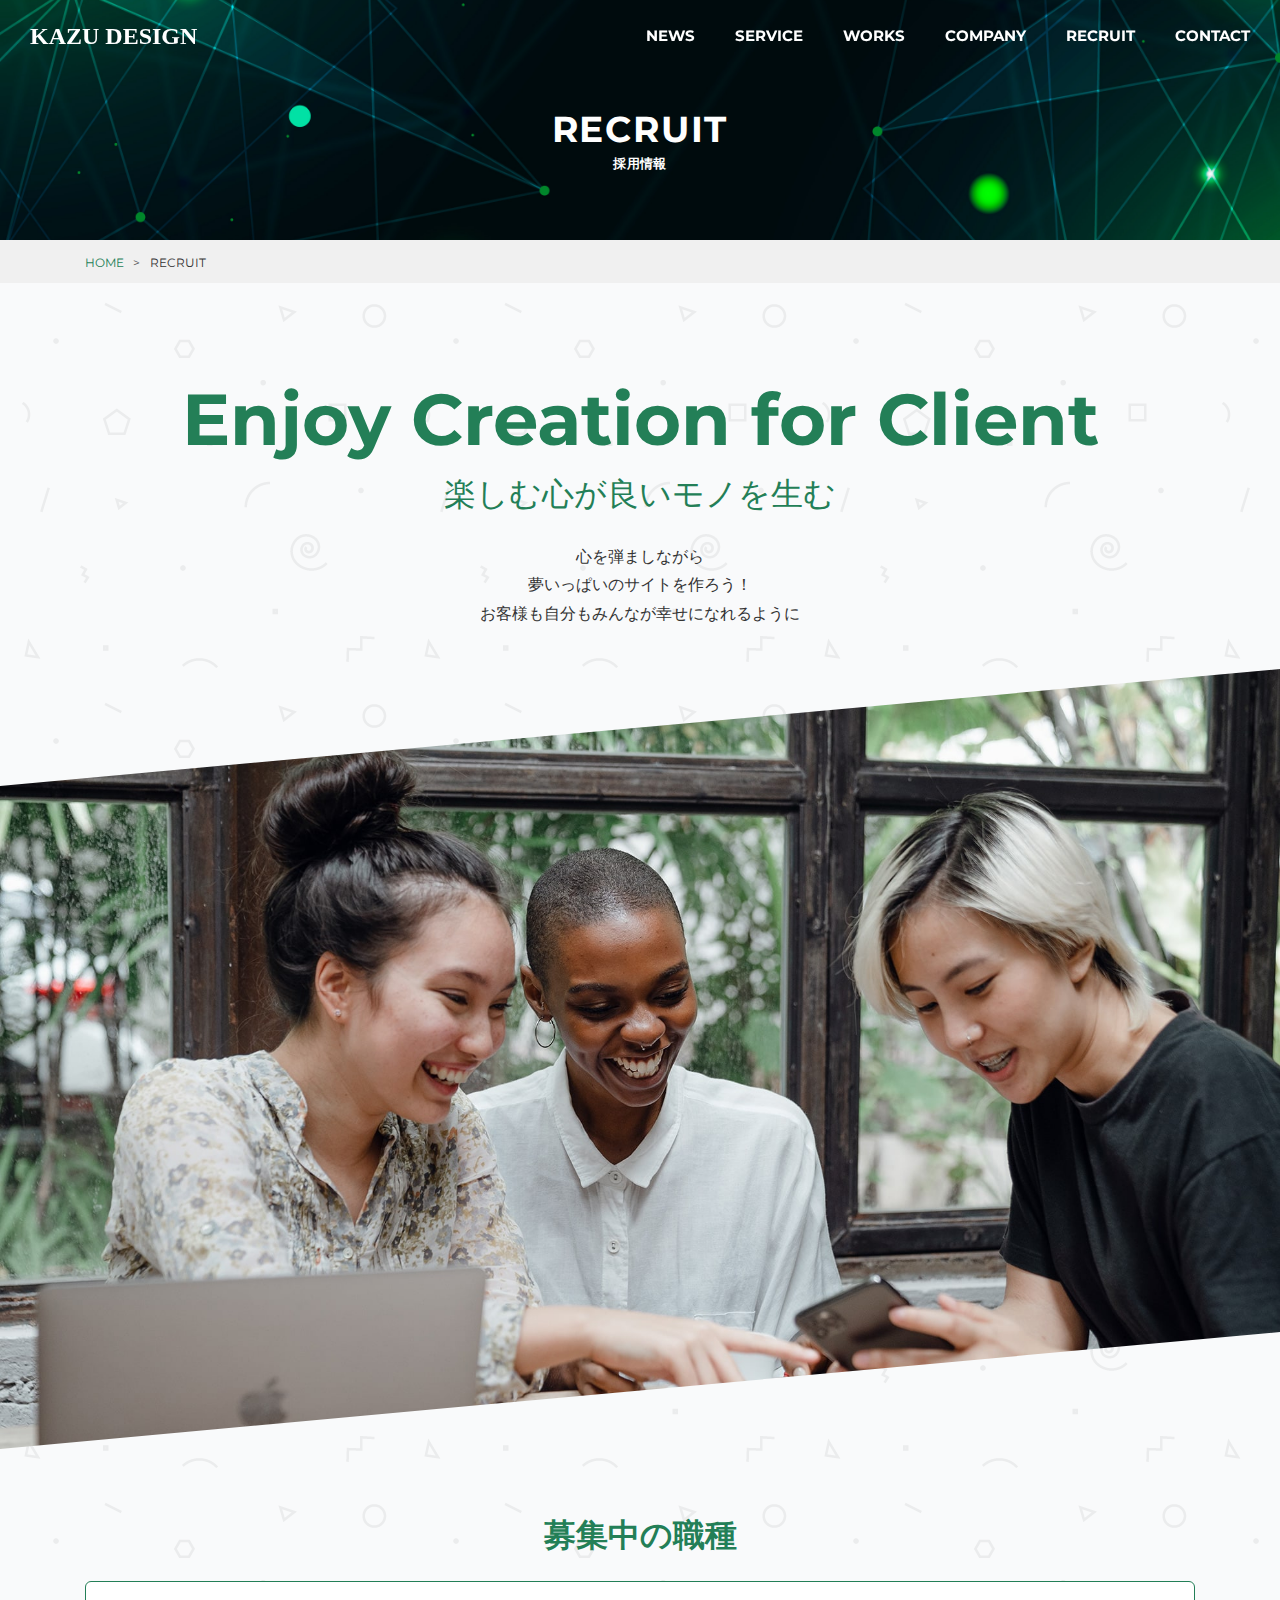
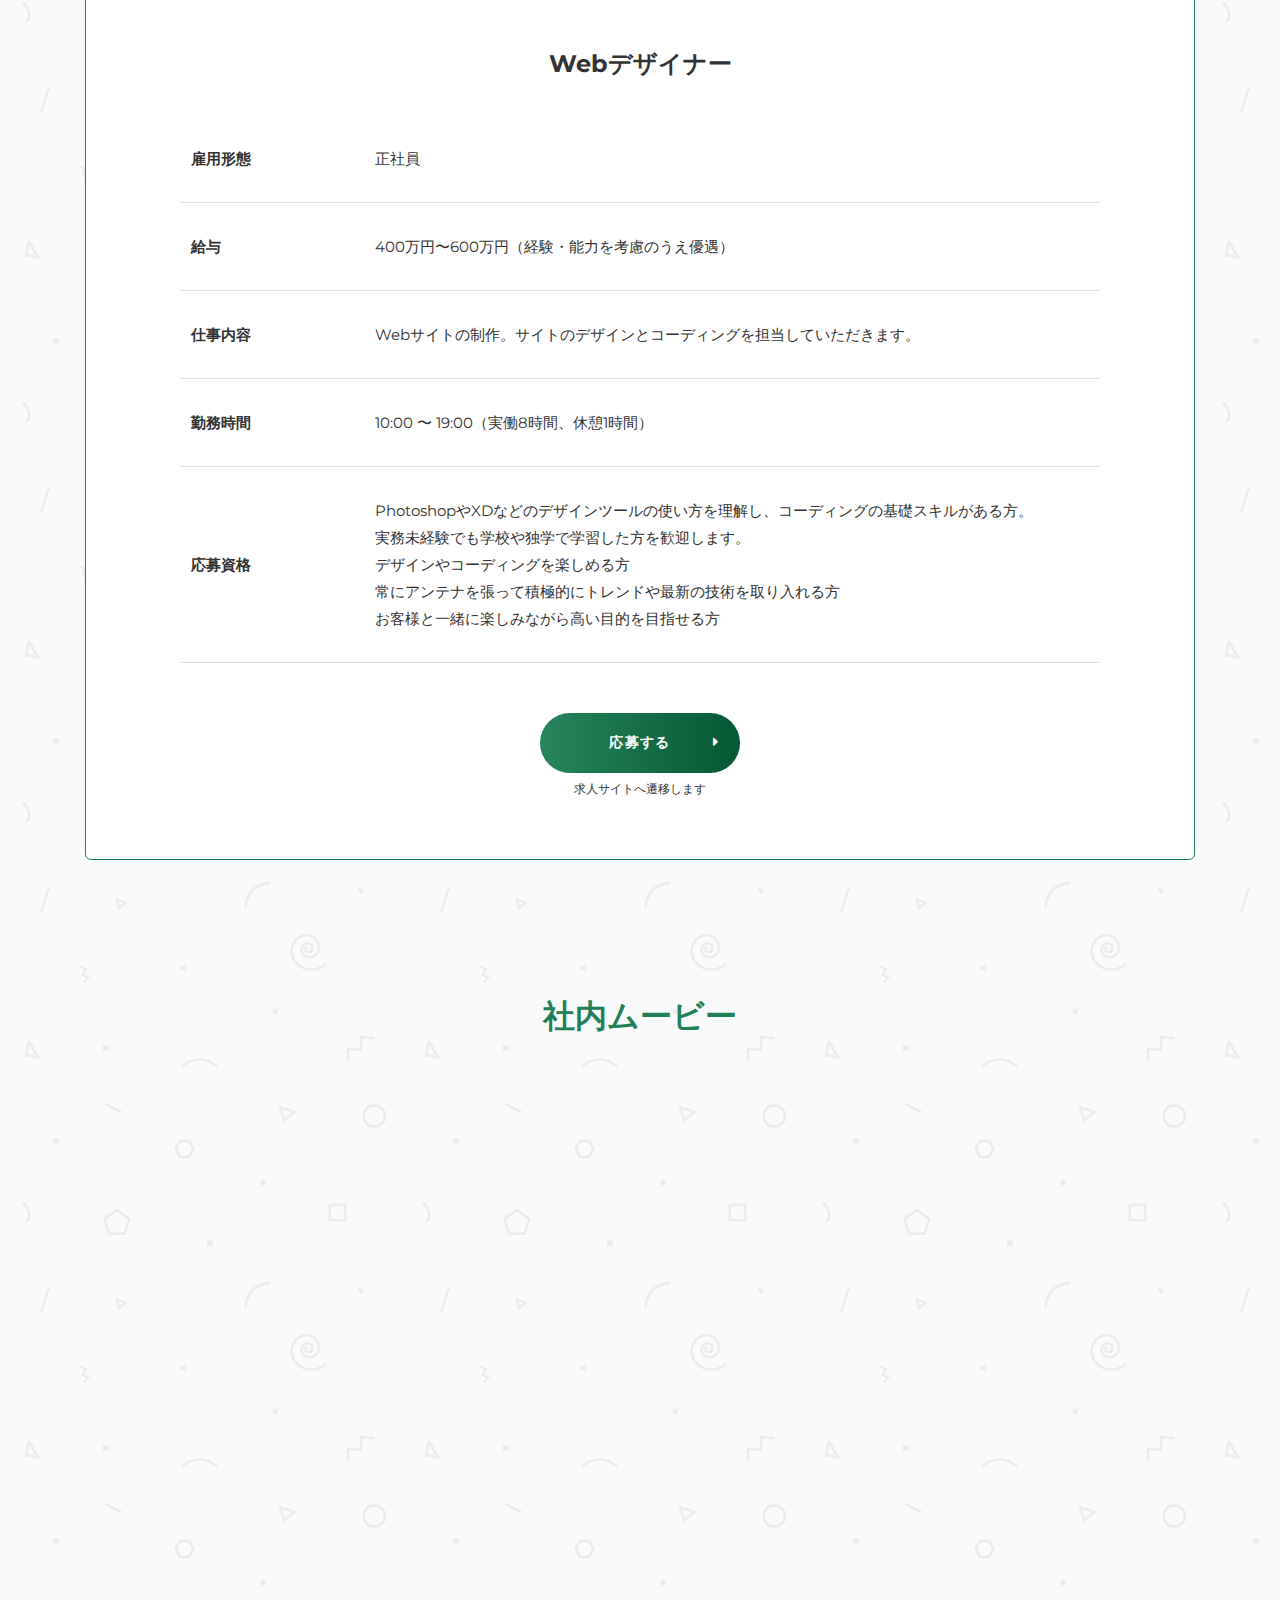
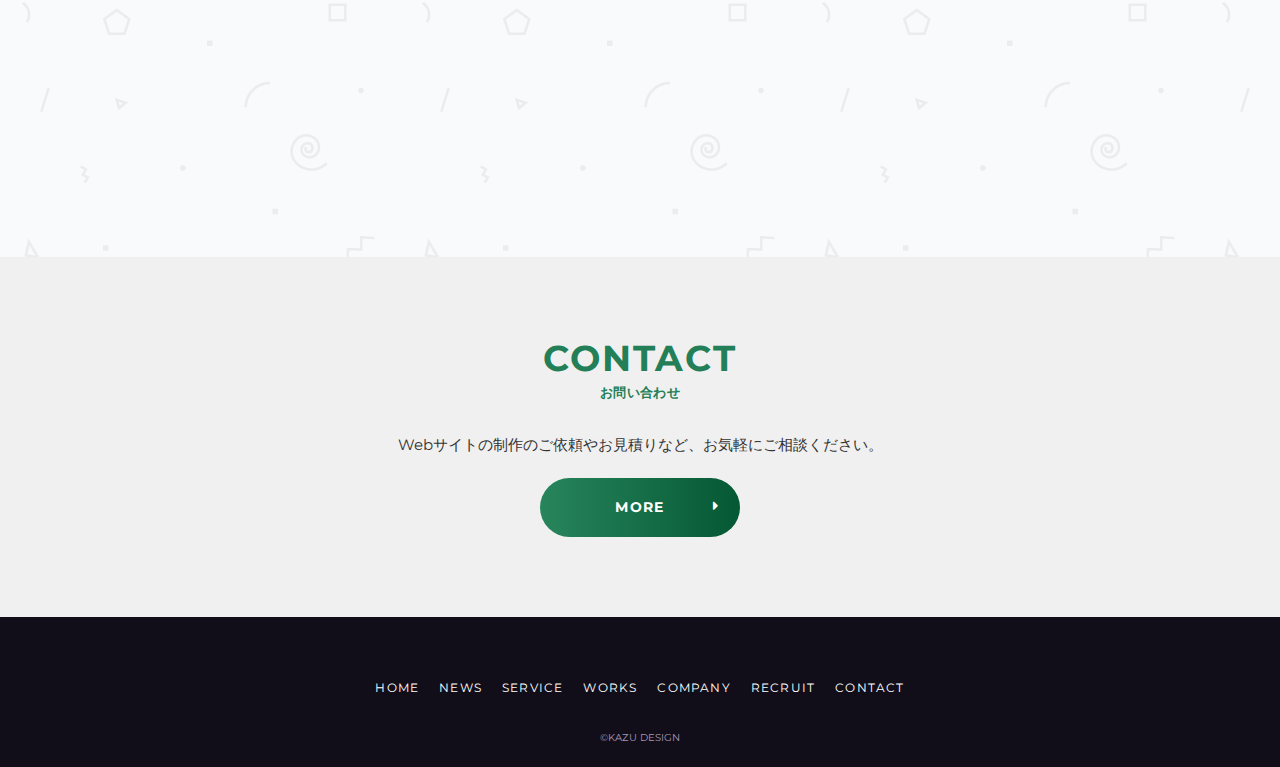
<file: recruit.html>
<!DOCTYPE html>
<html>

<head>
  <meta charset="utf-8">
  <meta name="viewport" content="width=device-width,initiascale=1.0,user-scalable=no">
  <meta property='og:type' content='website'>
  <meta property='og:title' content='KAZU DESIGN'>
  <meta property='og:url' content='https://kazuki0606.github.io/coding/'>
  <meta property='og:description'
    content='KAZU DESIGNは、新規サイト制作や運用、アプリ開発に強いWeb制作会社です。サイト作りはお客様の夢を叶えること。だからこそ成果を出すサイトを全力でお作りします。'>
  <meta name="description"
    content="KAZU DESIGNは、新規サイト制作や運用、アプリ開発に強いWeb制作会社です。サイト作りはお客様の夢を叶えること。だからこそ成果を出すサイトを全力でお作りします。" />
  <title>採用情報</title>
  <link href="https://fonts.googleapis.com/css2?family=Montserrat:wght@400;700&display=swap" rel="stylesheet">
  <link rel="stylesheet" href="https://use.fontawesome.com/releases/v5.6.3/css/all.css">

  <link rel="stylesheet" href="js/swiper/swiper.min.css">
  <script src="js/swiper/swiper.min.js"></script>

  <link href="sass/style.css" media="all" rel="stylesheet" type="text/css" />
  <!-- <link rel="shortcut icon" href="img/favicon.ico" /> -->

</head>

<body>
  <header class="header">
    <div class="header__container">
  <h1 class="header__logo">
    <a href="index.html">
      <img src="img/header-logo.svg" alt="">
    </a>
  </h1>
  <nav class="header__nav ">
  <ul class="header__list">
  <li class="header__item">
    <a href="news.html" class="header__link">NEWS</a>
  </li>
  <li class="header__item">
    <a href="service.html" class="header__link">SERVICE</a>
  </li>
  <li class="header__item">
    <a href="works.html" class="header__link">WORKS</a>
  </li>
  <li class="header__item">
    <a href="company.html" class="header__link">COMPANY</a>
  </li>
  <li class="header__item">
    <a href="recruit.html" class="header__link">RECRUIT</a>
  </li>
  <li class="header__item">
    <a href="contact.html" class="header__link">CONTACT</a>
  </li>
  
  </ul>
  
  </nav>
  <button type="button" class="btn-menu">
    <span class="btn-menu__line"></span>
  </button>
  
    </div>
  
  </header>

<section class="sub-hero">
  <div class="sub-hero__inner">
<div class="sub-hero__heading">
  <h2 class="heading-primary heading-primary--white">recruit<span class="heading-primary__sub">採用情報</span>
  </h2>
</div>

  </div>


</section>

<div class="breadcrumb">
  <div class="l-inner">
    <ol  class="breadcrumb__list">
      <!-- 1つめ -->
      <li  class="breadcrumb__item">
        <a  href="." class="breadcrumb__link">
          <span>HOME</span>
        </a>
      </li>
      <!-- 2つめ -->
      <li  class="breadcrumb__item">
        <span  href="news.html">
          <span >recruit</span>
        </span>
   
      </li>
    </ol>
  </div>
</div>

<main>

  <div class="page-recruit contents" id="contents">
    <section class="recruit-message l-section">
      <div class="recruit-message__heading">
        <h3 class="recruit-message__title">
          Enjoy Creation for Client
        </h3>
        <div class="recruit-message__subtitle">
          楽しむ心が良いモノを生む
        </div>
      </div>
      <div class="recruit-message__body">
        <p>心を弾ましながら<br>夢いっぱいのサイトを作ろう！<br>お客様も自分もみんなが幸せになれるように</p>
      </div>
      <div class="recruit-message__img-wrapper">
      </div>
    </section>

    <section class="job-list l-section">
      <div class="l-inner">
        <div class="job-list__heading">
          <h3 class="heading-secondary">
            募集中の職種
          </h3>
        </div>
        <div class="job-list__detail">
          <h4 class="job-list__name">
            Webデザイナー
          </h4>
          <div class="job-list__table">
            <table class="table01">
              <tr>
                <th>雇用形態</th>
                <td>
                  <p>正社員</p>
                </td>
              </tr>
              <tr>
                <th>給与</th>
                <td>
                  <p>400万円〜600万円（経験・能力を考慮のうえ優遇）</p>
                </td>
              </tr>
              <tr>
                <th>仕事内容</th>
                <td>
                  <p>Webサイトの制作。サイトのデザインとコーディングを担当していただきます。</p>
                </td>
              </tr>
              <tr>
                <th>勤務時間</th>
                <td>
                  <p>10:00 〜 19:00（実働8時間、休憩1時間）</p>
                </td>
              </tr>
              <tr>
                <th>応募資格</th>
                <td>
                  <p>PhotoshopやXDなどのデザインツールの使い方を理解し、コーディングの基礎スキルがある方。<br>実務未経験でも学校や独学で学習した方を歓迎します。</p>
                  <ul>
                    <li>デザインやコーディングを楽しめる方</li>
                    <li>常にアンテナを張って積極的にトレンドや最新の技術を取り入れる方</li>
                    <li>お客様と一緒に楽しみながら高い目的を目指せる方</li>
                  </ul>
                </td>
              </tr>
            </table>
          </div>
          <div class="job-list__link">
            <a href="#" class="btn">応募する</a>
            <span class="job-list__link-note">求人サイトへ遷移します</span>
          </div>
        </div>
      </div>
    </section>


    <section class="company-gallery l-section">
      <div class="l-inner">
        <h3 class="company-gallery__heading">
          <div class="heading-secondary">
            社内ムービー
          </div>
        </h3>
        <div class="company-gallery__video">
          <div class="video">
            <iframe width="560" height="315" src="https://www.youtube.com/embed/VwbnZHvQ3CE" frameborder="0"
              allow="accelerometer; autoplay; clipboard-write; encrypted-media; gyroscope; picture-in-picture"
              allowfullscreen></iframe>
          </div>
        </div>
      </div>
    </section>

    <section class="contact">
      <div class="l-innner">
      
        <div class="contact__heading">
          <h2 class="heading-primary">contact<span class="heading-primary__sub">お問い合わせ</span>
          </h2>
        </div>
        <div class="contact__body">
          <div class="contact__text">
            <p>Webサイトの制作のご依頼やお見積りなど、<br class="u-sp-only">お気軽にご相談ください。</p>
          </div>
        </div>
        <div class="contact__link">
          <a href="contact.html" class="btn">more</a>
        </div>
      </div>
      
      </section>
  </div>



    



</main>


<footer class="footer">
  <nav class="footer-nav">
    <ul class="footer-nav__list">
      <li class="footer-nav__item"><a class="footer-nav__link" href=".">HOME</a></li>
      <li class="footer-nav__item"><a class="footer-nav__link" href="news.html">news</a></li>
      <li class="footer-nav__item"><a class="footer-nav__link" href="service.html">service</a></li>
      <li class="footer-nav__item"><a class="footer-nav__link" href="works.html">works</a></li>
      <li class="footer-nav__item"><a class="footer-nav__link" href="company.html">company</a></li>
      <li class="footer-nav__item"><a class="footer-nav__link" href="recruit.html">recruit</a></li>
      <li class="footer-nav__item"><a class="footer-nav__link" href="contact.html">contact</a></li>
    </ul>
  </nav>
  <div class="copyright">
    <a href="." class="copyright__link">&copy;KAZU DESIGN</a>
  </div>
</footer>

<div class="page-top">
  <a href="#" class="page-top__link"><i class="fas fa-arrow-up" ></i></a>
</div>



  <script src="js/jquery-3.5.1.min.js"></script>
  <!-- <script src="https://code.jquery.com/jquery-2.2.4.min.js"></script> -->
  
  <script type='text/javascript' src="js/script.js"></script>
</body>
</html>
</file>
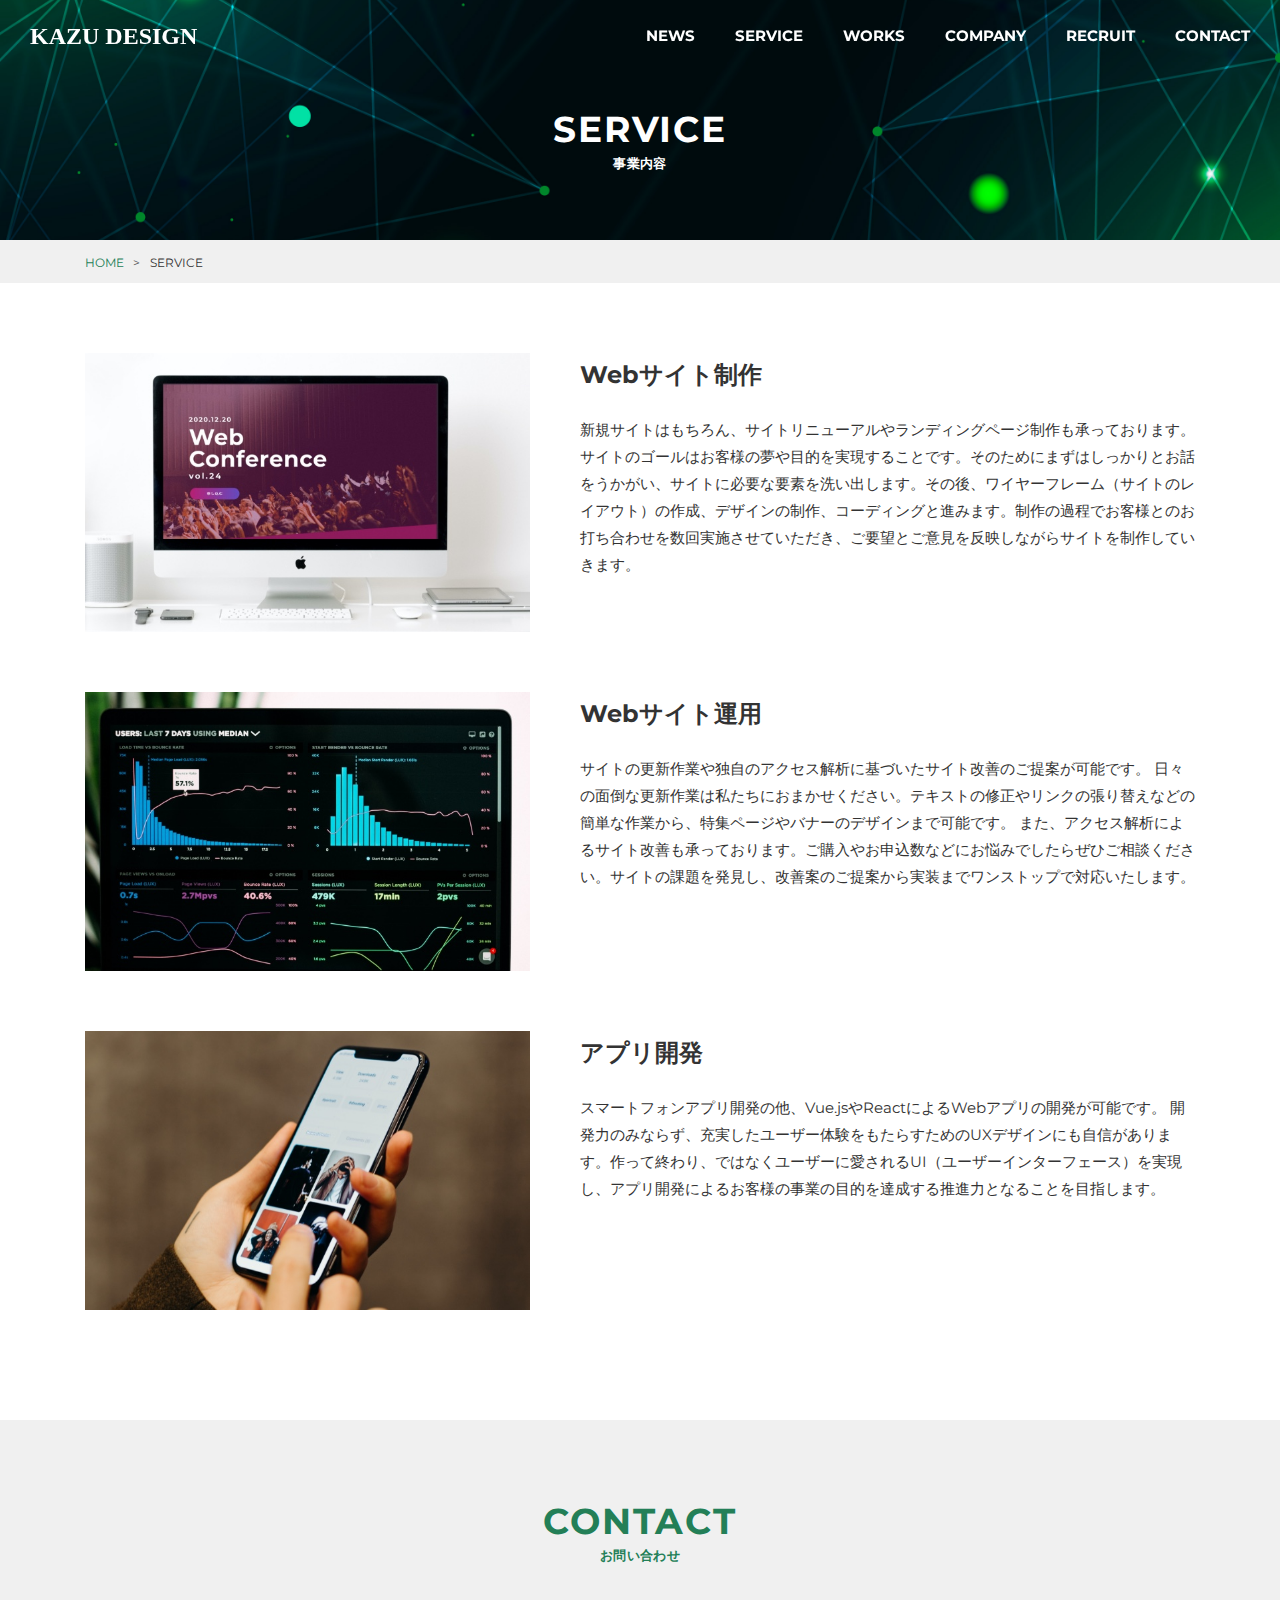
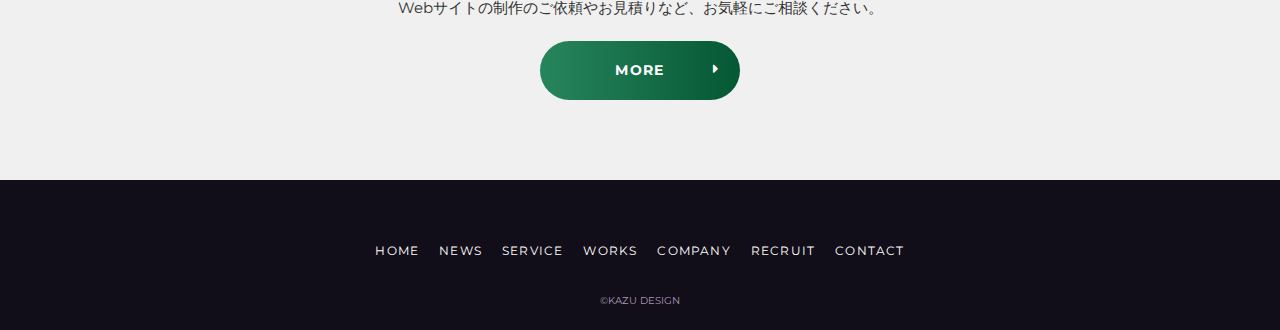
<file: service.html>
<!DOCTYPE html>
<html>

<head>
  <meta charset="utf-8">
  <meta name="viewport" content="width=device-width,initiascale=1.0,user-scalable=no">
  <meta property='og:type' content='website'>
  <meta property='og:title' content='KAZU DESIGN'>
  <meta property='og:url' content='https://kazuki0606.github.io/coding/'>
  <meta property='og:description'
    content='KAZU DESIGNは、新規サイト制作や運用、アプリ開発に強いWeb制作会社です。サイト作りはお客様の夢を叶えること。だからこそ成果を出すサイトを全力でお作りします。'>
  <meta name="description"
    content="KAZU DESIGNは、新規サイト制作や運用、アプリ開発に強いWeb制作会社です。サイト作りはお客様の夢を叶えること。だからこそ成果を出すサイトを全力でお作りします。" />
  <title>サービス</title>
  <link href="https://fonts.googleapis.com/css2?family=Montserrat:wght@400;700&display=swap" rel="stylesheet">
  <link rel="stylesheet" href="https://use.fontawesome.com/releases/v5.6.3/css/all.css">

  <link rel="stylesheet" href="js/swiper/swiper.min.css">
  <script src="js/swiper/swiper.min.js"></script>

  <link href="sass/style.css" media="all" rel="stylesheet" type="text/css" />
  <!-- <link rel="shortcut icon" href="img/favicon.ico" /> -->

</head>

<body>

  <header class="header">
    <div class="header__container">
  <h1 class="header__logo">
    <a href="index.html">
      <img src="img/header-logo.svg" alt="">
    </a>
  </h1>
  <nav class="header__nav ">
  <ul class="header__list">
  <li class="header__item">
    <a href="news.html" class="header__link">NEWS</a>
  </li>
  <li class="header__item">
    <a href="service.html" class="header__link">SERVICE</a>
  </li>
  <li class="header__item">
    <a href="works.html" class="header__link">WORKS</a>
  </li>
  <li class="header__item">
    <a href="company.html" class="header__link">COMPANY</a>
  </li>
  <li class="header__item">
    <a href="recruit.html" class="header__link">RECRUIT</a>
  </li>
  <li class="header__item">
    <a href="contact.html" class="header__link">CONTACT</a>
  </li>
  
  </ul>
  
  </nav>
  <button type="button" class="btn-menu">
    <span class="btn-menu__line"></span>
  </button>
  
    </div>
  
  </header>

<section class="sub-hero">
  <div class="sub-hero__inner">
<div class="sub-hero__heading">
  <h2 class="heading-primary heading-primary--white">service<span class="heading-primary__sub">事業内容</span>
  </h2>
</div>

  </div>


</section>

<div class="breadcrumb">
  <div class="l-inner">
    <ol  class="breadcrumb__list">
      <!-- 1つめ -->
      <li  class="breadcrumb__item">
        <a  href="." class="breadcrumb__link">
          <span>HOME</span>
        </a>
      </li>
      <!-- 2つめ -->
      <li  class="breadcrumb__item">
        <span  href="news.html">
          <span >service</span>
        </span>
   
      </li>
    </ol>
  </div>
</div>

<main>

  <section class="service ">
    <div class="l-inner">
      <div class="service-list ">
        <div class="media ">
          <div class="media__img-wrapper">
            <img src="img/service01.jpg" class="media__img" alt="">
          </div>
          <div class="media__body">
            <h3 class="media__title">
              Webサイト制作
            </h3>
            <div class="media__text">
              <p>新規サイトはもちろん、サイトリニューアルやランディングページ制作も承っております。<br>
                サイトのゴールはお客様の夢や目的を実現することです。そのためにまずはしっかりとお話をうかがい、サイトに必要な要素を洗い出します。その後、ワイヤーフレーム（サイトのレイアウト）の作成、デザインの制作、コーディングと進みます。制作の過程でお客様とのお打ち合わせを数回実施させていただき、ご要望とご意見を反映しながらサイトを制作していきます。
              </p>
            </div>
          </div>
        </div>
        <div class="media">
          <div class="media__img-wrapper">
            <img src="img/service02.jpg" class="media__img" alt="">
          </div>
          <div class="media__body">
            <h3 class="media__title">
              Webサイト運用
            </h3>
            <div class="media__text">
              <p>サイトの更新作業や独自のアクセス解析に基づいたサイト改善のご提案が可能です。
                日々の面倒な更新作業は私たちにおまかせください。テキストの修正やリンクの張り替えなどの簡単な作業から、特集ページやバナーのデザインまで可能です。
                また、アクセス解析によるサイト改善も承っております。ご購入やお申込数などにお悩みでしたらぜひご相談ください。サイトの課題を発見し、改善案のご提案から実装までワンストップで対応いたします。
              </p>
            </div>
          </div>
        </div>
        <div class="media">
          <div class="media__img-wrapper">
            <img src="img/service03.jpg" class="media__img" alt="">
          </div>
          <div class="media__body">
            <h3 class="media__title">
              アプリ開発
            </h3>
            <div class="media__text">
              <p>スマートフォンアプリ開発の他、Vue.jsやReactによるWebアプリの開発が可能です。
                開発力のみならず、充実したユーザー体験をもたらすためのUXデザインにも自信があります。作って終わり、ではなくユーザーに愛されるUI（ユーザーインターフェース）を実現し、アプリ開発によるお客様の事業の目的を達成する推進力となることを目指します。
              </p>
            </div>
          </div>
        </div>
      </div>
    </div>
  </section>


<section class="contact">
<div class="l-innner">

  <div class="contact__heading">
    <h2 class="heading-primary">contact<span class="heading-primary__sub">お問い合わせ</span>
    </h2>
  </div>
  <div class="contact__body">
    <div class="contact__text">
      <p>Webサイトの制作のご依頼やお見積りなど、<br class="u-sp-only">お気軽にご相談ください。</p>
    </div>
  </div>
  <div class="contact__link">
    <a href="contact.html" class="btn">more</a>
  </div>
</div>

</section>

</main>


<footer class="footer">
  <nav class="footer-nav">
    <ul class="footer-nav__list">
      <li class="footer-nav__item"><a class="footer-nav__link" href=".">HOME</a></li>
      <li class="footer-nav__item"><a class="footer-nav__link" href="news.html">news</a></li>
      <li class="footer-nav__item"><a class="footer-nav__link" href="service.html">service</a></li>
      <li class="footer-nav__item"><a class="footer-nav__link" href="works.html">works</a></li>
      <li class="footer-nav__item"><a class="footer-nav__link" href="company.html">company</a></li>
      <li class="footer-nav__item"><a class="footer-nav__link" href="recruit.html">recruit</a></li>
      <li class="footer-nav__item"><a class="footer-nav__link" href="contact.html">contact</a></li>
    </ul>
  </nav>
  <div class="copyright">
    <a href="." class="copyright__link">&copy;KAZU DESIGN</a>
  </div>
</footer>

<div class="page-top">
  <a href="#" class="page-top__link"><i class="fas fa-arrow-up" ></i></a>
</div>



  <script src="js/jquery-3.5.1.min.js"></script>
  <!-- <script src="https://code.jquery.com/jquery-2.2.4.min.js"></script> -->
  
  <script type='text/javascript' src="js/script.js"></script>
</body>
</html>
</file>
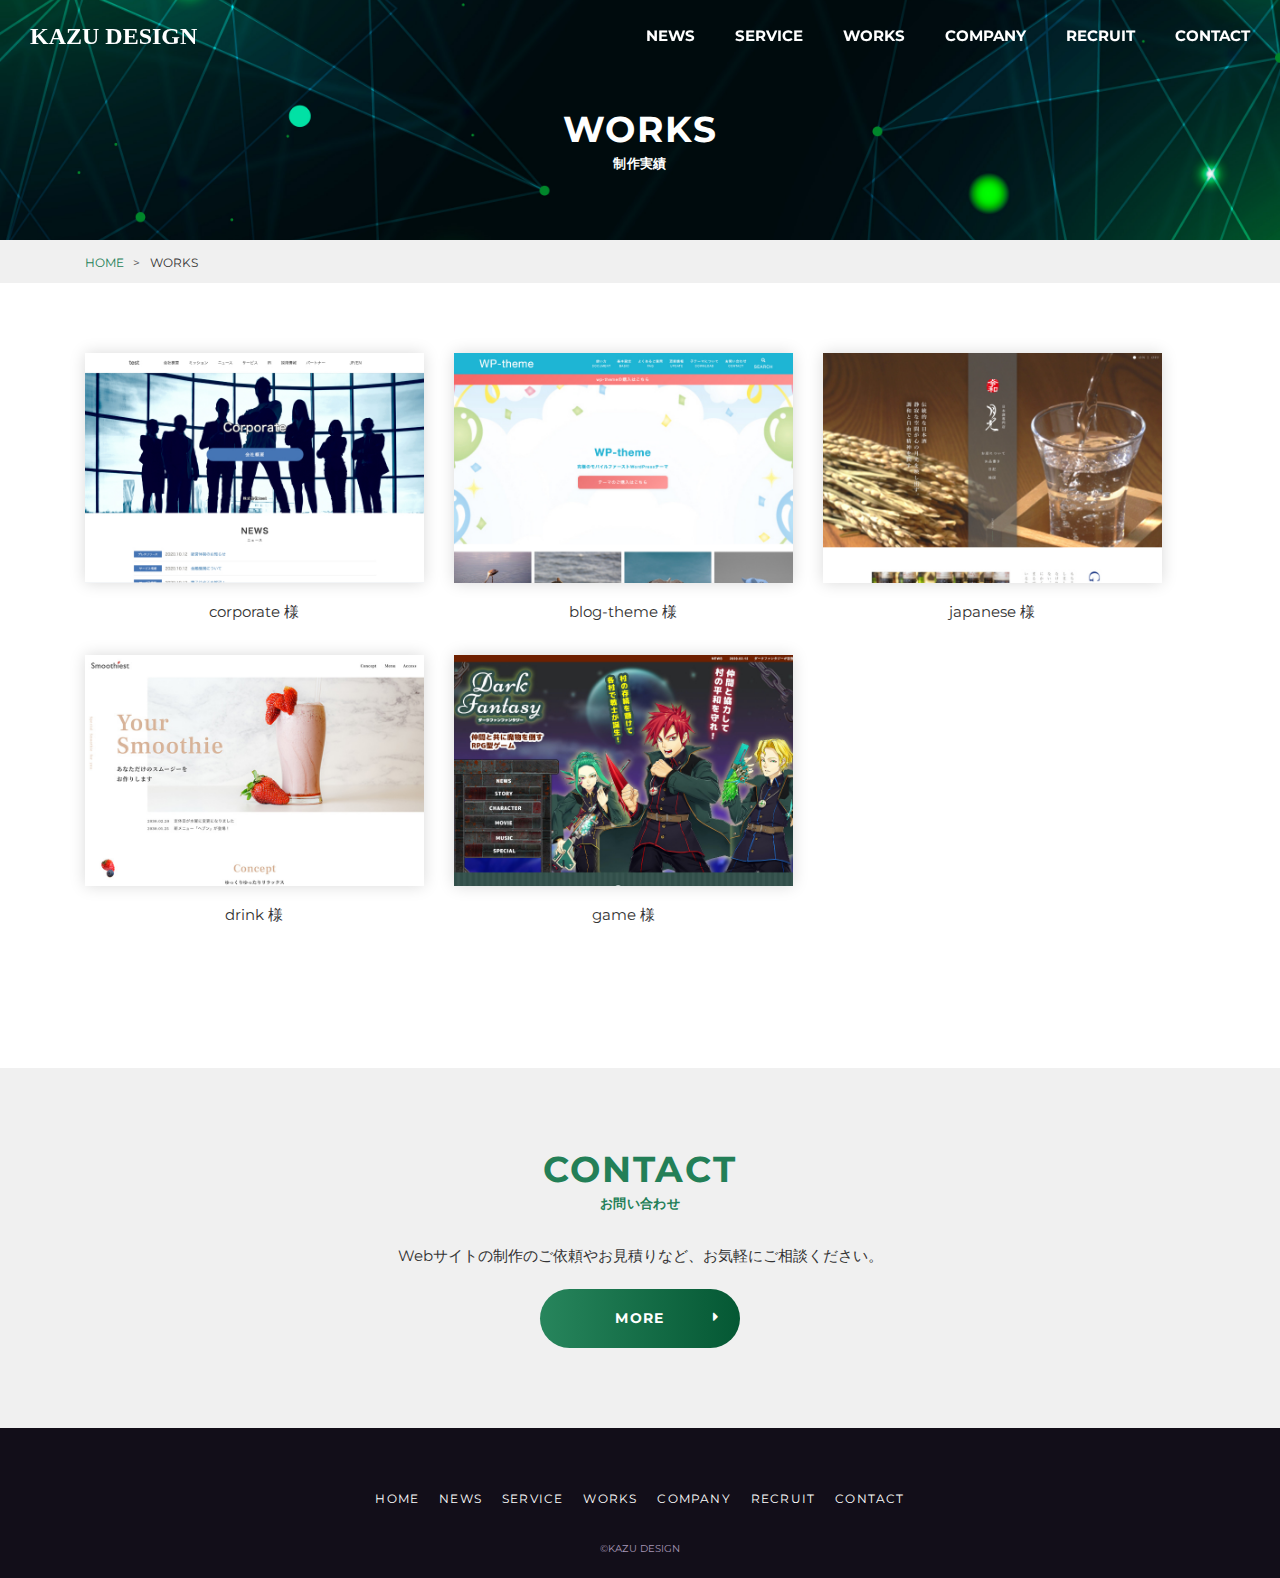
<file: works.html>
<!DOCTYPE html>
<html>

<head>
  <meta charset="utf-8">
  <meta name="viewport" content="width=device-width,initiascale=1.0,user-scalable=no">
  <meta property='og:type' content='website'>
  <meta property='og:title' content='KAZU DESIGN'>
  <meta property='og:url' content='https://kazuki0606.github.io/coding/'>
  <meta property='og:description'
    content='KAZU DESIGNは、新規サイト制作や運用、アプリ開発に強いWeb制作会社です。サイト作りはお客様の夢を叶えること。だからこそ成果を出すサイトを全力でお作りします。'>
  <meta name="description"
    content="KAZU DESIGNは、新規サイト制作や運用、アプリ開発に強いWeb制作会社です。サイト作りはお客様の夢を叶えること。だからこそ成果を出すサイトを全力でお作りします。" />
  <title>制作実績</title>
  <link href="https://fonts.googleapis.com/css2?family=Montserrat:wght@400;700&display=swap" rel="stylesheet">
  <link rel="stylesheet" href="https://use.fontawesome.com/releases/v5.6.3/css/all.css">

  <link rel="stylesheet" href="js/swiper/swiper.min.css">
  <script src="js/swiper/swiper.min.js"></script>

  <link href="sass/style.css" media="all" rel="stylesheet" type="text/css" />
  <!-- <link rel="shortcut icon" href="img/favicon.ico" /> -->

</head>

<body>

  <header class="header">
    <div class="header__container">
  <h1 class="header__logo">
    <a href="index.html">
      <img src="img/header-logo.svg" alt="">
    </a>
  </h1>
  <nav class="header__nav ">
  <ul class="header__list">
  <li class="header__item">
    <a href="news.html" class="header__link">NEWS</a>
  </li>
  <li class="header__item">
    <a href="service.html" class="header__link">SERVICE</a>
  </li>
  <li class="header__item">
    <a href="works.html" class="header__link">WORKS</a>
  </li>
  <li class="header__item">
    <a href="company.html" class="header__link">COMPANY</a>
  </li>
  <li class="header__item">
    <a href="recruit.html" class="header__link">RECRUIT</a>
  </li>
  <li class="header__item">
    <a href="contact.html" class="header__link">CONTACT</a>
  </li>
  
  </ul>
  
  </nav>
  <button type="button" class="btn-menu">
    <span class="btn-menu__line"></span>
  </button>
  
    </div>
  
  </header>


<section class="sub-hero">
  <div class="sub-hero__inner">
<div class="sub-hero__heading">
  <h2 class="heading-primary heading-primary--white">works<span class="heading-primary__sub">制作実績</span>
  </h2>
</div>

  </div>


</section>

<div class="breadcrumb">
  <div class="l-inner">
    <ol  class="breadcrumb__list">
      <!-- 1つめ -->
      <li  class="breadcrumb__item">
        <a  href="." class="breadcrumb__link">
          <span>HOME</span>
        </a>
      </li>
      <!-- 2つめ -->
      <li  class="breadcrumb__item">
        <span  href="news.html">
          <span >works</span>
        </span>
   
      </li>
    </ol>
  </div>
</div>

<main>

  <section class="works-detail ">
<div class="l-inner">
<div class="works__list">

  <div class="card">
    <a href="" class="card__link">

  
    <div class="card__img-wrapper">
      <img class="card__img" src="img/works/corporate.jpg" alt="">
    </div>
    <div class="card__body">
      <div class="card__caption">corporate 様</div>
      
    </div>
  </a>
  </div>

  <div class="card">
    <a href="" class="card__link">

  
    <div class="card__img-wrapper">
      <img class="card__img" src="img/works/blog-theme.jpg" alt="">
    </div>
    <div class="card__body">
      <div class="card__caption">blog-theme 様</div>
      
    </div>
  </a>
  </div>

  <div class="card">
    <a href="" class="card__link">

  
    <div class="card__img-wrapper">
      <img class="card__img" src="img/works/japanese.jpg" alt="">
    </div>
    <div class="card__body">
      <div class="card__caption">japanese 様</div>
      
    </div>
  </a>
  </div>

  <div class="card">
    <a href="" class="card__link">

  
    <div class="card__img-wrapper">
      <img class="card__img" src="img/works/smoothiesta.jpg" alt="">
    </div>
    <div class="card__body">
      <div class="card__caption">drink 様</div>
      
    </div>
  </a>
  </div>
  <div class="card">
    <a href="" class="card__link">

  
    <div class="card__img-wrapper">
      <img class="card__img" src="img/works/game.jpg" alt="">
    </div>
    <div class="card__body">
      <div class="card__caption">game 様</div>
      
    </div>
  </a>
  </div>


</div>

</div>

  </section>


<section class="contact">
<div class="l-innner">

  <div class="contact__heading">
    <h2 class="heading-primary">contact<span class="heading-primary__sub">お問い合わせ</span>
    </h2>
  </div>
  <div class="contact__body">
    <div class="contact__text">
      <p>Webサイトの制作のご依頼やお見積りなど、<br class="u-sp-only">お気軽にご相談ください。</p>
    </div>
  </div>
  <div class="contact__link">
    <a href="contact.html" class="btn">more</a>
  </div>
</div>

</section>

</main>


<footer class="footer">
  <nav class="footer-nav">
    <ul class="footer-nav__list">
      <li class="footer-nav__item"><a class="footer-nav__link" href=".">HOME</a></li>
      <li class="footer-nav__item"><a class="footer-nav__link" href="news.html">news</a></li>
      <li class="footer-nav__item"><a class="footer-nav__link" href="service.html">service</a></li>
      <li class="footer-nav__item"><a class="footer-nav__link" href="works.html">works</a></li>
      <li class="footer-nav__item"><a class="footer-nav__link" href="company.html">company</a></li>
      <li class="footer-nav__item"><a class="footer-nav__link" href="recruit.html">recruit</a></li>
      <li class="footer-nav__item"><a class="footer-nav__link" href="contact.html">contact</a></li>
    </ul>
  </nav>
  <div class="copyright">
    <a href="." class="copyright__link">&copy;KAZU DESIGN</a>
  </div>
</footer>

<div class="page-top">
  <a href="#" class="page-top__link"><i class="fas fa-arrow-up" ></i></a>
</div>



  <script src="js/jquery-3.5.1.min.js"></script>
  <!-- <script src="https://code.jquery.com/jquery-2.2.4.min.js"></script> -->
  
  <script type='text/javascript' src="js/script.js"></script>
</body>
</html>
</file>
<file: sass/style.css>
@charset "UTF-8";
/*!
 * ress.css • v1.2.2
 * MIT License
 * github.com/filipelinhares/ress
 */
/* # =================================================================
   # Global selectors
   # ================================================================= */
html {
  -webkit-box-sizing: border-box;
          box-sizing: border-box;
  overflow-y: scroll;
  /* All browsers without overlaying scrollbars */
  -webkit-text-size-adjust: 100%;
  /* iOS 8+ */
}

*,
::before,
::after {
  background-repeat: no-repeat;
  /* Set `background-repeat: no-repeat` to all elements and pseudo elements */
  -webkit-box-sizing: inherit;
          box-sizing: inherit;
}

::before,
::after {
  text-decoration: inherit;
  /* Inherit text-decoration and vertical align to ::before and ::after pseudo elements */
  vertical-align: inherit;
}

* {
  padding: 0;
  /* Reset `padding` and `margin` of all elements */
  margin: 0;
}

/* # =================================================================
     # General elements
     # ================================================================= */
/* Add the correct display in iOS 4-7.*/
audio:not([controls]) {
  display: none;
  height: 0;
}

hr {
  overflow: visible;
  /* Show the overflow in Edge and IE */
}

/*
  * Correct `block` display not defined for any HTML5 element in IE 8/9
  * Correct `block` display not defined for `details` or `summary` in IE 10/11
  * and Firefox
  * Correct `block` display not defined for `main` in IE 11
  */
article,
aside,
details,
figcaption,
figure,
footer,
header,
main,
menu,
nav,
section,
summary {
  display: block;
}

summary {
  display: list-item;
  /* Add the correct display in all browsers */
}

small {
  font-size: 80%;
  /* Set font-size to 80% in `small` elements */
}

[hidden],
template {
  display: none;
  /* Add the correct display in IE */
}

abbr[title] {
  border-bottom: 1px dotted;
  /* Add a bordered underline effect in all browsers */
  text-decoration: none;
  /* Remove text decoration in Firefox 40+ */
}

a {
  background-color: transparent;
  /* Remove the gray background on active links in IE 10 */
  -webkit-text-decoration-skip: objects;
  /* Remove gaps in links underline in iOS 8+ and Safari 8+ */
}

a:active,
a:hover {
  outline-width: 0;
  /* Remove the outline when hovering in all browsers */
}

code,
kbd,
pre,
samp {
  font-family: monospace, monospace;
  /* Specify the font family of code elements */
}

b,
strong {
  font-weight: bolder;
  /* Correct style set to `bold` in Edge 12+, Safari 6.2+, and Chrome 18+ */
}

dfn {
  font-style: italic;
  /* Address styling not present in Safari and Chrome */
}

/* Address styling not present in IE 8/9 */
mark {
  background-color: #ff0;
  color: #000;
}

/* https://gist.github.com/unruthless/413930 */
sub,
sup {
  font-size: 75%;
  line-height: 0;
  position: relative;
  vertical-align: baseline;
}

sub {
  bottom: -0.25em;
}

sup {
  top: -0.5em;
}

/* # =================================================================
     # Forms
     # ================================================================= */
input {
  border-radius: 0;
}

/* Apply cursor pointer to button elements */
button,
[type="button"],
[type="reset"],
[type="submit"],
[role="button"] {
  cursor: pointer;
}

/* Replace pointer cursor in disabled elements */
[disabled] {
  cursor: default;
}

[type="number"] {
  width: auto;
  /* Firefox 36+ */
}

[type="search"] {
  -webkit-appearance: textfield;
  /* Safari 8+ */
}

[type="search"]::-webkit-search-cancel-button,
[type="search"]::-webkit-search-decoration {
  -webkit-appearance: none;
  /* Safari 8 */
}

textarea {
  overflow: auto;
  /* Internet Explorer 11+ */
  resize: vertical;
  /* Specify textarea resizability */
}

button,
input,
optgroup,
select,
textarea {
  font: inherit;
  /* Specify font inheritance of form elements */
}

optgroup {
  font-weight: bold;
  /* Restore the font weight unset by the previous rule. */
}

button {
  overflow: visible;
  /* Address `overflow` set to `hidden` in IE 8/9/10/11 */
}

/* Remove inner padding and border in Firefox 4+ */
button::-moz-focus-inner,
[type="button"]::-moz-focus-inner,
[type="reset"]::-moz-focus-inner,
[type="submit"]::-moz-focus-inner {
  border-style: 0;
  padding: 0;
}

/* Replace focus style removed in the border reset above */
button:-moz-focusring,
[type="button"]::-moz-focus-inner,
[type="reset"]::-moz-focus-inner,
[type="submit"]::-moz-focus-inner {
  outline: 1px dotted ButtonText;
}

button,
html [type="button"],
[type="reset"],
[type="submit"] {
  -webkit-appearance: button;
  /* Correct the inability to style clickable types in iOS */
}

button,
select {
  text-transform: none;
  /* Firefox 40+, Internet Explorer 11- */
}

/* Remove the default button styling in all browsers */
button,
input,
select,
textarea {
  background-color: transparent;
  border-style: none;
  color: inherit;
}

/* Style select like a standard input */
select {
  -moz-appearance: none;
  /* Firefox 36+ */
  -webkit-appearance: none;
  /* Chrome 41+ */
}

select::-ms-expand {
  display: none;
  /* Internet Explorer 11+ */
}

select::-ms-value {
  color: currentColor;
  /* Internet Explorer 11+ */
}

legend {
  border: 0;
  /* Correct `color` not being inherited in IE 8/9/10/11 */
  color: inherit;
  /* Correct the color inheritance from `fieldset` elements in IE */
  display: table;
  /* Correct the text wrapping in Edge and IE */
  max-width: 100%;
  /* Correct the text wrapping in Edge and IE */
  white-space: normal;
  /* Correct the text wrapping in Edge and IE */
}

::-webkit-file-upload-button {
  -webkit-appearance: button;
  /* Correct the inability to style clickable types in iOS and Safari */
  font: inherit;
  /* Change font properties to `inherit` in Chrome and Safari */
}

[type="search"] {
  -webkit-appearance: textfield;
  /* Correct the odd appearance in Chrome and Safari */
  outline-offset: -2px;
  /* Correct the outline style in Safari */
}

/* # =================================================================
     # Specify media element style
     # ================================================================= */
img {
  border-style: none;
  /* Remove border when inside `a` element in IE 8/9/10 */
}

/* Add the correct vertical alignment in Chrome, Firefox, and Opera */
progress {
  vertical-align: baseline;
}

svg:not(:root) {
  overflow: hidden;
  /* Internet Explorer 11- */
}

audio,
canvas,
progress,
video {
  display: inline-block;
  /* Internet Explorer 11+, Windows Phone 8.1+ */
}

/* # =================================================================
     # Accessibility
     # ================================================================= */
/* Hide content from screens but not screenreaders */
@media screen {
  [hidden~="screen"] {
    display: inherit;
  }
  [hidden~="screen"]:not(:active):not(:focus):not(:target) {
    position: absolute !important;
    clip: rect(0 0 0 0) !important;
  }
}

/* Specify the progress cursor of updating elements */
[aria-busy="true"] {
  cursor: progress;
}

/* Specify the pointer cursor of trigger elements */
[aria-controls] {
  cursor: pointer;
}

/* Specify the unstyled cursor of disabled, not-editable, or otherwise inoperable elements */
[aria-disabled] {
  cursor: default;
}

/* # =================================================================
     # Selection
     # ================================================================= */
/* Specify text selection background color and omit drop shadow */
::-moz-selection {
  background-color: #b3d4fc;
  /* Required when declaring ::selection */
  color: #000;
  text-shadow: none;
}

::selection {
  background-color: #b3d4fc;
  /* Required when declaring ::selection */
  color: #000;
  text-shadow: none;
}

html {
  font-size: 100%;
}

* {
  -webkit-box-sizing: border-box;
          box-sizing: border-box;
}

body {
  font-family: "Montserrat",Arial,"Hiragino Kaku Gothic ProN","Hiragino Sans",Meiryo,sans-serif;
  line-height: 1.8;
  color: #333;
  font-size: 15px;
  font-size: 0.9375rem;
}

@media screen and (max-width: 768px) {
  body {
    font-size: 14px;
    font-size: 0.875rem;
  }
}

a {
  -webkit-transition: .3s;
  transition: .3s;
  text-decoration: none;
  color: #237f57;
}

a:hover {
  text-decoration: underline;
}

li {
  list-style: none;
}

img {
  max-width: 100%;
  vertical-align: bottom;
}

::-moz-selection {
  color: #fff;
  background-color: #237f57;
}

::selection {
  color: #fff;
  background-color: #237f57;
}

.video {
  position: relative;
  overflow: hidden;
  width: 100%;
  height: 0;
  margin-bottom: 50px;
  padding-bottom: 56.25%;
}

.video iframe {
  position: absolute;
  top: 0;
  left: 0;
  width: 100%;
  height: 100%;
}

.heading-primary {
  font-weight: bold;
  line-height: 1.2;
  letter-spacing: .05em;
  text-transform: uppercase;
  color: #237f57;
  font-size: 36px;
  font-size: 2.25rem;
}

@media screen and (max-width: 768px) {
  .heading-primary {
    font-size: 30px;
    font-size: 1.875rem;
  }
}

.heading-primary--white {
  color: #fff;
}

.heading-primary__sub {
  display: block;
  margin-top: 5px;
  letter-spacing: .02em;
  font-size: 13px;
  font-size: 0.8125rem;
}

.heading-secondary {
  font-weight: bold;
  line-height: 1;
  color: #237f57;
  font-size: 32px;
  font-size: 2rem;
}

@media screen and (max-width: 768px) {
  .heading-secondary {
    font-size: 24px;
    font-size: 1.5rem;
  }
}

.u-center {
  text-align: center !important;
}

.u-text-bold {
  font-weight: bold !important;
}

.u-text-big {
  font-size: 1.5em;
}

.u-sp-only {
  display: none;
}

@media screen and (max-width: 768px) {
  .u-sp-only {
    display: block;
  }
}

@-webkit-keyframes fadeIn {
  100% {
    opacity: 1;
  }
}

@keyframes fadeIn {
  100% {
    opacity: 1;
  }
}

@-webkit-keyframes slideInDown {
  0% {
    visibility: visible;
    -webkit-transform: translate(0, -100%);
            transform: translate(0, -100%);
  }
  to {
    -webkit-transform: translate(0, 0);
            transform: translate(0, 0);
  }
}

@keyframes slideInDown {
  0% {
    visibility: visible;
    -webkit-transform: translate(0, -100%);
            transform: translate(0, -100%);
  }
  to {
    -webkit-transform: translate(0, 0);
            transform: translate(0, 0);
  }
}

@-webkit-keyframes slideInUp {
  0% {
    visibility: visible;
    -webkit-transform: translate(0, 0);
            transform: translate(0, 0);
    opacity: 1;
  }
  100% {
    -webkit-transform: translate(0, -100%);
            transform: translate(0, -100%);
    opacity: 0;
  }
}

@keyframes slideInUp {
  0% {
    visibility: visible;
    -webkit-transform: translate(0, 0);
            transform: translate(0, 0);
    opacity: 1;
  }
  100% {
    -webkit-transform: translate(0, -100%);
            transform: translate(0, -100%);
    opacity: 0;
  }
}

@-webkit-keyframes scrollDownLine {
  0% {
    -webkit-transform: scale(1, 0);
            transform: scale(1, 0);
    -webkit-transform-origin: 0 0;
            transform-origin: 0 0;
  }
  50% {
    -webkit-transform: scale(1, 1);
            transform: scale(1, 1);
    -webkit-transform-origin: 0 0;
            transform-origin: 0 0;
  }
  50.1% {
    -webkit-transform: scale(1, 1);
            transform: scale(1, 1);
    -webkit-transform-origin: 0 100%;
            transform-origin: 0 100%;
  }
  100% {
    -webkit-transform: scale(1, 0);
            transform: scale(1, 0);
    -webkit-transform-origin: 0 100%;
            transform-origin: 0 100%;
  }
}

@keyframes scrollDownLine {
  0% {
    -webkit-transform: scale(1, 0);
            transform: scale(1, 0);
    -webkit-transform-origin: 0 0;
            transform-origin: 0 0;
  }
  50% {
    -webkit-transform: scale(1, 1);
            transform: scale(1, 1);
    -webkit-transform-origin: 0 0;
            transform-origin: 0 0;
  }
  50.1% {
    -webkit-transform: scale(1, 1);
            transform: scale(1, 1);
    -webkit-transform-origin: 0 100%;
            transform-origin: 0 100%;
  }
  100% {
    -webkit-transform: scale(1, 0);
            transform: scale(1, 0);
    -webkit-transform-origin: 0 100%;
            transform-origin: 0 100%;
  }
}

.l-inner {
  max-width: 1140px;
  margin: 0 auto;
  padding: 0 15px;
}

.l-inner--xs {
  max-width: 780px;
}

.l-inner--sm {
  max-width: 950px;
}

.l-inner--xl {
  max-width: 1300px;
}

.l-section {
  padding: 70px 0;
}

@media screen and (max-width: 768px) {
  .l-section {
    padding: 40px 0;
  }
}

.header {
  background: none;
  position: fixed;
  z-index: 10;
  width: 100%;
}

.header.active {
  background-color: #028b4f;
}

.header__container {
  display: -webkit-box;
  display: -ms-flexbox;
  display: flex;
  -webkit-box-align: center;
      -ms-flex-align: center;
          align-items: center;
  height: 70px;
  padding: 30px;
}

@media screen and (max-width: 768px) {
  .header__container {
    height: 50px;
    padding: 10px 15px;
  }
}

@media screen and (max-width: 768px) {
  .header__logo {
    width: 120px;
  }
}

.header__logo img {
  display: block;
}

.footer {
  padding: 60px 30px 20px;
  background-color: #120e19;
}

.footer-nav__list {
  display: -webkit-box;
  display: -ms-flexbox;
  display: flex;
  -ms-flex-wrap: wrap;
      flex-wrap: wrap;
  -webkit-box-pack: center;
      -ms-flex-pack: center;
          justify-content: center;
  list-style: none;
}

@media screen and (max-width: 768px) {
  .footer-nav__list {
    -webkit-box-pack: start;
        -ms-flex-pack: start;
            justify-content: flex-start;
    margin-bottom: -10px;
  }
}

.footer-nav__item {
  letter-spacing: .1em;
  text-transform: uppercase;
  color: #e9e1d1;
  font-size: 12px;
  font-size: 0.75rem;
}

@media screen and (max-width: 768px) {
  .footer-nav__item {
    margin-bottom: 10px;
  }
}

.footer-nav__item:not(:last-child) {
  margin-right: 10px;
}

.footer-nav__link {
  line-height: 1;
  padding: 5px;
  color: #fff;
}

.footer-nav__link:hover {
  text-decoration: none;
  opacity: .8;
}

.copyright {
  margin-top: 30px;
  text-align: center;
  font-size: 10px;
  font-size: 0.625rem;
}

.copyright__link {
  text-decoration: none;
  color: #a798b7;
}

.copyright__link:hover {
  text-decoration: none;
  opacity: .8;
}

.header__nav {
  margin: 0 -20px;
  margin-left: auto;
}

@media screen and (max-width: 768px) {
  .header__nav {
    position: fixed;
    top: 0;
    left: 0;
    z-index: 10;
    display: -webkit-box;
    display: -ms-flexbox;
    display: flex;
    visibility: hidden;
    -webkit-box-align: center;
        -ms-flex-align: center;
            align-items: center;
    -webkit-box-pack: center;
        -ms-flex-pack: center;
            justify-content: center;
    width: 100%;
    height: 100%;
    -webkit-transition: opacity .3s ease;
    transition: opacity .3s ease;
    opacity: 0;
    background-image: linear-gradient(135deg, #27855c, #045733);
  }
  .header__nav.show {
    visibility: visible;
    opacity: 1;
  }
}

.header__list {
  display: -webkit-box;
  display: -ms-flexbox;
  display: flex;
}

@media screen and (max-width: 768px) {
  .header__list {
    -webkit-box-align: center;
        -ms-flex-align: center;
            align-items: center;
    -webkit-box-orient: vertical;
    -webkit-box-direction: normal;
        -ms-flex-direction: column;
            flex-direction: column;
    -webkit-box-pack: center;
        -ms-flex-pack: center;
            justify-content: center;
    width: 100%;
    padding: 0;
  }
}

.header__item {
  padding: 20px 20px;
  font-weight: bold;
}

@media screen and (max-width: 768px) {
  .header__item {
    font-size: 1rem;
  }
}

.header__link {
  color: white;
  position: relative;
}

.header__link:hover {
  text-decoration: none;
}

.header__link::after {
  position: absolute;
  bottom: -5px;
  left: 0;
  display: block;
  width: 0;
  height: 1px;
  content: "";
  -webkit-transition: width .3s;
  transition: width .3s;
  background-color: #fff;
}

.header__link:hover::after {
  width: 100%;
}

.btn-menu {
  display: none;
}

@media screen and (max-width: 768px) {
  .btn-menu {
    position: relative;
    z-index: 100;
    display: block;
    margin-left: auto;
    width: 40px;
    height: 40px;
    padding: 5px;
    cursor: pointer;
    text-align: center;
    opacity: .9;
    border: none;
    outline: none;
    background: none;
    -webkit-appearance: none;
       -moz-appearance: none;
            appearance: none;
    font-size: 12px;
    font-size: 0.75rem;
  }
}

.btn-menu__line {
  position: relative;
  left: 0;
  display: block;
  width: 100%;
  height: 2px;
  -webkit-transition: all .4s;
  transition: all .4s;
  border-radius: 4px;
  background-color: #fff;
}

.btn-menu__line::before, .btn-menu__line::after {
  position: absolute;
  display: block;
  width: 100%;
  height: 100%;
  content: "";
  -webkit-transition: inherit;
  transition: inherit;
  border-radius: 4px;
  background-color: inherit;
}

.btn-menu__line::before {
  top: -8px;
}

.btn-menu__line::after {
  top: 8px;
}

.btn-menu.active .btn-menu__line {
  background-color: transparent;
}

.btn-menu.active .btn-menu__line::before, .btn-menu.active .btn-menu__line::after {
  top: 0;
  background-color: #fff;
}

.btn-menu.active .btn-menu__line::before {
  -webkit-transform: rotate(45deg);
          transform: rotate(45deg);
}

.btn-menu.active .btn-menu__line::after {
  -webkit-transform: rotate(-45deg);
          transform: rotate(-45deg);
}

.breadcrumb {
  padding: 8px 0;
  list-style: none;
  background-color: #f0f0f0;
}

@media screen and (max-width: 768px) {
  .breadcrumb {
    padding: 5px 0;
  }
}

.breadcrumb__list {
  white-space: nowrap;
  overflow: hidden;
  text-overflow: ellipsis;
}

.breadcrumb__item {
  display: inline;
  list-style: none;
  text-transform: uppercase;
  font-size: 12px;
  font-size: 0.75rem;
}

@media screen and (max-width: 768px) {
  .breadcrumb__item {
    font-size: 11px;
    font-size: 0.6875rem;
  }
}

.breadcrumb__item::after {
  padding: 0 .5em;
  content: ">";
  color: #555;
}

.breadcrumb__item:last-child:after {
  content: "";
}

.page-top {
  position: fixed;
  right: 45px;
  bottom: 45px;
  z-index: 1;
  display: none;
}

@media screen and (max-width: 768px) {
  .page-top {
    right: 20px;
    bottom: 20px;
  }
}

.page-top__link {
  display: block;
  width: 50px;
  height: 50px;
  padding: 12px;
  text-align: center;
  text-decoration: none;
  color: #fff;
  border-radius: 50%;
  background-color: #237f57;
}

.page-top__link:hover {
  opacity: .8;
}

.btn {
  position: relative;
  font-weight: bold;
  line-height: 1.4;
  display: inline-block;
  width: 200px;
  padding: 20px 0;
  -webkit-transition: .3s;
  transition: .3s;
  text-align: center;
  text-decoration: none;
  letter-spacing: .1em;
  text-transform: uppercase;
  color: #fff;
  border-radius: 50px;
  background-image: -webkit-gradient(linear, left top, right top, from(#27855c), color-stop(51%, #045733), to(#27855c));
  background-image: linear-gradient(to right, #27855c 0%, #045733 51%, #27855c 100%);
  background-size: 200% auto;
  font-size: 14px;
  font-size: 0.875rem;
}

.btn::after {
  position: absolute;
  top: 50%;
  right: 1.5em;
  font-family: "Font Awesome 5 Free";
  font-weight: 900;
  content: "\f0da";
  -webkit-transition: .3s;
  transition: .3s;
  -webkit-transform: translateY(-50%);
          transform: translateY(-50%);
  font-size: 14px;
  font-size: 0.875rem;
}

.btn:hover {
  text-decoration: none;
  background-position: right center;
}

.btn:hover::after {
  right: 1.2em;
}

@media screen and (max-width: 768px) {
  .btn:hover::after {
    right: 1.5em;
  }
}

.btn--block {
  display: block;
  max-width: 300px;
  margin: 0 auto;
}

.btn--center {
  display: block;
  margin-right: auto;
  margin-left: auto;
}

.btn--transparent {
  border: 1px solid #fff;
  background: none;
}

.btn--transparent:hover {
  opacity: .8;
}

.btn-grad {
  background-image: -webkit-gradient(linear, left top, right top, from(#314755), color-stop(51%, #26a0da), to(#314755));
  background-image: linear-gradient(to right, #314755 0%, #26a0da 51%, #314755 100%);
}

.btn-grad {
  display: block;
  margin: 10px;
  padding: 15px 45px;
  -webkit-transition: .5s;
  transition: .5s;
  text-align: center;
  text-transform: uppercase;
  color: white;
  border-radius: 10px;
  background-size: 200% auto;
  -webkit-box-shadow: 0 0 20px #eee;
          box-shadow: 0 0 20px #eee;
}

.btn-grad:hover {
  text-decoration: none;
  color: #fff;
  background-position: right center;
  /* change the direction of the change here */
}

.card {
  -webkit-box-flex: 0;
      -ms-flex: 0 1 31.53153%;
          flex: 0 1 31.53153%;
  margin-right: 30px;
}

@media screen and (max-width: 768px) {
  .card {
    -webkit-box-flex: 1;
        -ms-flex: 1;
            flex: 1;
    margin-right: 0px;
    margin-bottom: 40px;
  }
}

.card:nth-child(3n) {
  margin-right: 0;
  margin-bottom: 0;
}

.card__img-wrapper {
  margin-bottom: 15px;
}

.card__img-wrapper img {
  width: 100%;
}

.card__body {
  display: -webkit-box;
  display: -ms-flexbox;
  display: flex;
  -webkit-box-orient: vertical;
  -webkit-box-direction: normal;
      -ms-flex-direction: column;
          flex-direction: column;
}

.card__title {
  font-weight: bold;
  line-height: 1.2;
  margin-bottom: 15px;
  text-align: center;
  font-size: 18px;
  font-size: 1.125rem;
}

.card__link {
  text-align: center;
  color: #333;
}

.media {
  display: -webkit-box;
  display: -ms-flexbox;
  display: flex;
}

@media screen and (max-width: 768px) {
  .media {
    display: block;
  }
}

.media__img-wrapper {
  -webkit-box-flex: 0;
      -ms-flex: 0 0 40.09009%;
          flex: 0 0 40.09009%;
  margin-right: 50px;
}

@media screen and (max-width: 768px) {
  .media__img-wrapper {
    margin-right: 0;
    margin-bottom: 20px;
  }
}

.media__img {
  width: 100%;
  height: auto;
}

.media__body {
  -webkit-box-flex: 1;
      -ms-flex: 1;
          flex: 1;
}

.media__title {
  margin-bottom: 20px;
  font-size: 24px;
  font-size: 1.5rem;
}

@media screen and (max-width: 768px) {
  .media__title {
    line-height: 1.2;
    margin-bottom: 15px;
    text-align: center;
    font-size: 18px;
    font-size: 1.125rem;
  }
}

.post-pager {
  margin-bottom: 20px;
}

.post-pager__list {
  display: -webkit-box;
  display: -ms-flexbox;
  display: flex;
  -ms-flex-wrap: wrap;
      flex-wrap: wrap;
  -webkit-box-pack: justify;
      -ms-flex-pack: justify;
          justify-content: space-between;
  border-top: 1px solid #b8aed5;
  border-bottom: 1px solid #b8aed5;
}

.post-pager__item {
  -webkit-box-flex: 0;
      -ms-flex: 0 0 50%;
          flex: 0 0 50%;
  margin: 15px 0;
}

.post-pager__item:not(:last-child) {
  border-right: 1px solid #b8aed5;
}

.post-pager__item--prev .post-pager__link {
  padding: 10px 20px 10px 40px;
}

.post-pager__item--prev .post-pager__link::before {
  left: 10px;
  content: "\f0d9";
}

.post-pager__item--next .post-pager__link {
  padding: 10px 40px 10px 20px;
}

.post-pager__item--next .post-pager__link::before {
  right: 10px;
  content: "\f0da";
}

.post-pager__link {
  position: relative;
  display: -webkit-box;
  display: -ms-flexbox;
  display: flex;
  -webkit-box-align: center;
      -ms-flex-align: center;
          align-items: center;
  height: 100%;
  padding: 10px 20px;
  text-decoration: none;
  color: #237f57;
  font-size: 14px;
  font-size: 0.875rem;
}

@media screen and (max-width: 768px) {
  .post-pager__link {
    font-size: 12px;
    font-size: 0.75rem;
  }
}

.post-pager__link:hover {
  text-decoration: none;
  background-color: #f9f7ff;
}

.post-pager__link::before {
  position: absolute;
  top: 50%;
  font-family: "Font Awesome 5 Free";
  font-size: 1.4rem;
  font-weight: 900;
  display: block;
  -webkit-transform: translateY(-50%);
          transform: translateY(-50%);
  color: #237f57;
}

.post-pager__home {
  text-align: center;
  text-transform: uppercase;
}

.pagination {
  display: -webkit-box;
  display: -ms-flexbox;
  display: flex;
  -webkit-box-pack: center;
      -ms-flex-pack: center;
          justify-content: center;
}

.pagination__page {
  font-weight: bold;
  display: -webkit-box;
  display: -ms-flexbox;
  display: flex;
  -webkit-box-align: center;
      -ms-flex-align: center;
          align-items: center;
  -webkit-box-pack: center;
      -ms-flex-pack: center;
          justify-content: center;
  width: 45px;
  height: 45px;
  margin: 0 5px;
  border-radius: 50%;
  background-color: #ebf8f1;
  font-size: 20px;
  font-size: 1.25rem;
}

.pagination__link {
  color: #fff;
  background-image: linear-gradient(135deg, #27855c, #045733);
}

.pagination__link:hover {
  text-decoration: none;
  opacity: .9;
}

.table01 {
  width: 100%;
  border-spacing: 0;
  border-collapse: collapse;
}

.table01 tr {
  border-bottom: solid 1px #ddd;
}

.table01 th,
.table01 td {
  padding: 30px 10px;
  text-align: left;
}

@media screen and (max-width: 768px) {
  .table01 th,
  .table01 td {
    display: block;
    padding: 0;
  }
}

.table01 th {
  width: 20%;
}

@media screen and (max-width: 768px) {
  .table01 th {
    width: 100%;
    margin-top: 20px;
    margin-bottom: 5px;
  }
}

@media screen and (max-width: 768px) {
  .table01 td {
    margin-bottom: 20px;
  }
}

.form__item:not(:last-child) {
  margin-bottom: 30px;
}

.form__title {
  font-weight: bold;
  display: block;
  margin-bottom: 5px;
}

.form__note {
  font-weight: normal;
  margin-left: 5px;
  font-size: 12px;
  font-size: 0.75rem;
}

.form__require {
  margin-left: 10px;
  color: #237f57;
  font-size: 12px;
  font-size: 0.75rem;
}

@media screen and (max-width: 768px) {
  .form__radio {
    display: block;
  }
}

.form__radio:not(:last-child) {
  margin-right: 35px;
}

@media screen and (max-width: 768px) {
  .form__radio:not(:last-child) {
    margin-right: 0;
    margin-bottom: 5px;
  }
}

input[type="radio"] {
  margin-right: 5px;
  border: 1px solid #333;
  border-radius: 50%;
}

.form__input,
.form__select {
  width: 300px;
  padding: 8px;
  border: solid 1px #aaa;
  border-radius: 5px;
  background-color: #fff;
}

@media screen and (max-width: 768px) {
  .form__input,
  .form__select {
    width: 100%;
  }
}

input[type="tel"] {
  width: 200px;
}

@media screen and (max-width: 768px) {
  input[type="tel"] {
    width: 100%;
  }
}

.form__textarea {
  min-width: 600px;
  min-height: 200px;
  padding: 8px;
  resize: both;
  border: solid 1px #aaa;
  border-radius: 5px;
  background-color: #fff;
}

@media screen and (max-width: 768px) {
  .form__textarea {
    width: 100%;
    min-width: 100%;
  }
}

.form__btn {
  margin-top: 50px;
  text-align: center;
}

.label-category {
  font-weight: bold;
  display: block;
  width: 80px;
  padding: 2px 10px;
  text-align: center;
  color: #333;
  border-radius: 20px;
  background-color: #e8e8e8;
  font-size: 12px;
  font-size: 0.75rem;
}

.contact {
  margin-top: 40px;
  padding: 80px 0;
  text-align: center;
  background-color: #f0f0f0;
}

@media screen and (max-width: 768px) {
  .contact {
    padding: 60px 0;
  }
}

.contact__heading {
  margin-bottom: 30px;
}

.contact__body {
  margin-bottom: 20px;
}

.news__heading {
  margin-right: 50px;
}

@media screen and (max-width: 768px) {
  .news__heading {
    text-align: center;
    margin-right: 0px;
    margin-bottom: 30px;
  }
}

.news__body {
  -webkit-box-flex: 1;
      -ms-flex: 1;
          flex: 1;
}

.news-list__item {
  display: -webkit-box;
  display: -ms-flexbox;
  display: flex;
}

@media screen and (max-width: 768px) {
  .news-list__item {
    display: block;
  }
}

@media screen and (max-width: 768px) {
  .news-list__item:not(:last-child) {
    margin-bottom: 30px;
  }
}

.news-list__item + .news-list__item {
  margin-top: 15px;
}

.news-list__heading {
  display: -webkit-box;
  display: -ms-flexbox;
  display: flex;
}

@media screen and (max-width: 768px) {
  .news-list__heading {
    margin-bottom: 3px;
  }
}

.news-list__date {
  margin-right: 20px;
}

.news-list__label {
  margin-right: 20px;
}

.news-list__link {
  color: #333;
}

.hero {
  position: relative;
  display: -webkit-box;
  display: -ms-flexbox;
  display: flex;
  -webkit-box-align: center;
      -ms-flex-align: center;
          align-items: center;
  -webkit-box-pack: center;
      -ms-flex-pack: center;
          justify-content: center;
  color: #fff;
  background-image: url(../img/hero.jpg);
  background-repeat: no-repeat;
  background-position: center center;
  background-size: cover;
}

.hero__inner {
  padding: 0 40px;
  text-align: center;
}

@media screen and (max-width: 768px) {
  .hero__inner {
    text-align: left;
  }
}

.hero__ttl {
  font-weight: bold;
  line-height: 1;
  font-size: 72px;
  font-size: 4.5rem;
}

@media screen and (max-width: 768px) {
  .hero__ttl {
    line-height: 1.4;
    font-size: 48px;
    font-size: 3rem;
  }
}

.hero__subttl {
  margin-top: 20px;
  letter-spacing: .1em;
  font-size: 24px;
  font-size: 1.5rem;
}

@media screen and (max-width: 768px) {
  .hero__subttl {
    font-size: 16px;
    font-size: 1rem;
  }
}

.hero__link {
  margin-top: 50px;
}

.hero__scroll {
  position: absolute;
  right: 20px;
  bottom: 0px;
  line-height: 1;
  display: inline-block;
  padding: 10px 10px 90px;
  text-decoration: none;
  letter-spacing: .2em;
  text-transform: uppercase;
  color: #fff;
  font-size: 14px;
  font-size: 0.875rem;
  font-weight: bold;
  text-shadow: 1px 0px 5px #012b23;
  -webkit-writing-mode: vertical-lr;
      -ms-writing-mode: tb-lr;
          writing-mode: vertical-lr;
}

.hero__scroll::after {
  position: absolute;
  bottom: 0;
  left: 50%;
  width: 1px;
  height: 80px;
  content: "";
  -webkit-animation: scrollDownLine 1.5s cubic-bezier(1, 0, 0, 1) infinite;
          animation: scrollDownLine 1.5s cubic-bezier(1, 0, 0, 1) infinite;
  background: #fff;
}

.sub-hero {
  position: relative;
  display: -webkit-box;
  display: -ms-flexbox;
  display: flex;
  -webkit-box-align: center;
      -ms-flex-align: center;
          align-items: center;
  -webkit-box-pack: center;
      -ms-flex-pack: center;
          justify-content: center;
  height: 240px;
  color: #fff;
  background-image: url(../img/hero.jpg);
  background-repeat: no-repeat;
  background-position: center center;
  background-size: cover;
}

@media screen and (max-width: 768px) {
  .sub-hero {
    height: 180px;
  }
}

.sub-hero__inner {
  padding: 50px 40px 10px 40px;
  text-align: center;
}

.message {
  margin-bottom: 30px;
  text-align: center;
}

.message__heading {
  font-weight: bold;
  line-height: 1;
  display: inline-block;
  margin-bottom: 40px;
  font-size: 40px;
  font-size: 2.5rem;
}

@media screen and (max-width: 768px) {
  .message__heading {
    line-height: 1.5;
    font-size: 32px;
    font-size: 2rem;
  }
}

.message__underline {
  background: -webkit-gradient(linear, left top, left bottom, color-stop(70%, transparent), color-stop(0%, #f5f534));
  background: linear-gradient(transparent 70%, #f5f534 0%);
}

.sns-share__item {
  display: inline-block;
  margin-top: 5px;
  margin-right: 2px;
  vertical-align: bottom;
}

.sns-share__item:last-child {
  margin-right: 0;
}

.sns-share iframe {
  vertical-align: middle;
}

.swiper-container {
  padding-bottom: 30px;
}

.swiper-button-next::after,
.swiper-button-prev::after {
  position: absolute;
  top: 50%;
  font-family: "Font Awesome 5 Free";
  font-weight: 900;
  display: block;
  -webkit-transform: translateY(-50%);
          transform: translateY(-50%);
  color: #237f57;
  font-size: 32px;
  font-size: 2rem;
}

.swiper-button-next::after {
  content: "\f105";
}

.swiper-button-prev::after {
  content: "\f104";
}

.swiper-container-horizontal > .swiper-pagination-bullets {
  bottom: 0;
  text-align: right;
}

.swiper-pagination-bullet-active {
  background: #237f57;
}

/*----------------------------------
 news
----------------------------------*/
.news .l-inner {
  display: -webkit-box;
  display: -ms-flexbox;
  display: flex;
  padding: 70px 0;
}

@media screen and (max-width: 768px) {
  .news .l-inner {
    display: block;
    padding: 40px 15px;
  }
}

/*----------------------------------
 service
----------------------------------*/
.service {
  padding: 70px 0;
}

@media screen and (max-width: 768px) {
  .service {
    display: block;
    padding: 40px 0px;
  }
}

.service__heading {
  margin-bottom: 30px;
  text-align: center;
}

.service__body {
  display: -webkit-box;
  display: -ms-flexbox;
  display: flex;
  margin-bottom: 30px;
}

@media screen and (max-width: 768px) {
  .service__body {
    display: block;
  }
}

.service__link {
  text-align: center;
}

/*----------------------------------
 works
----------------------------------*/
.works {
  padding: 60px 0 40px 0;
}

@media screen and (max-width: 768px) {
  .works {
    padding: 0px 0 40px 0;
  }
}

.works .l-inner {
  position: relative;
  display: -webkit-box;
  display: -ms-flexbox;
  display: flex;
  -ms-flex-wrap: wrap;
      flex-wrap: wrap;
  -webkit-box-align: center;
      -ms-flex-align: center;
          align-items: center;
  padding: 60px 20px;
}

@media screen and (max-width: 768px) {
  .works .l-inner {
    -webkit-box-orient: vertical;
    -webkit-box-direction: normal;
        -ms-flex-direction: column;
            flex-direction: column;
  }
}

.works .l-inner::after {
  position: absolute;
  top: 50%;
  right: 0;
  z-index: -1;
  display: block;
  width: 60%;
  height: 100%;
  content: "";
  -webkit-transform: translateY(-50%);
          transform: translateY(-50%);
  background-color: #f0f0f0;
}

@media screen and (max-width: 768px) {
  .works .l-inner::after {
    top: auto;
    bottom: 0;
    left: 0;
    -webkit-transform: translateY(0);
            transform: translateY(0);
    width: 100%;
    height: 68%;
  }
}

.works__img-wrapper {
  width: 59.52380%;
  margin-right: 30px;
}

@media screen and (max-width: 768px) {
  .works__img-wrapper {
    width: 100%;
    margin-right: 0px;
    margin-bottom: 20px;
  }
}

.works__contents {
  -webkit-box-flex: 1;
      -ms-flex: 1;
          flex: 1;
  text-align: center;
}

.works__heading {
  margin-bottom: 30px;
}

.works__body {
  margin-bottom: 30px;
}

/*----------------------------------
 company
----------------------------------*/
.company {
  padding: 130px 0 130px 0;
  text-align: center;
  background-image: url(../img/bg-circle.png), url(../img/bg-face.png);
  background-position: center center,center center;
}

@media screen and (max-width: 1140px) {
  .company {
    background-size: 950px;
  }
}

@media screen and (max-width: 768px) {
  .company {
    padding: 60px 0 60px 0;
    background-image: url(../img/sp_bg-circle.png);
    background-size: 375px;
  }
}

.company__heading {
  margin-bottom: 30px;
}

.company__body {
  margin-bottom: 30px;
}

/*----------------------------------
 recruit
----------------------------------*/
.recruit {
  padding: 70px 0;
}

@media screen and (max-width: 768px) {
  .recruit {
    padding: 40px 0;
  }
}

.recruit .l-inner {
  display: -webkit-box;
  display: -ms-flexbox;
  display: flex;
}

@media screen and (max-width: 768px) {
  .recruit .l-inner {
    -webkit-box-orient: vertical;
    -webkit-box-direction: reverse;
        -ms-flex-direction: column-reverse;
            flex-direction: column-reverse;
    padding: 0px 15px;
  }
}

.recruit__contents {
  -webkit-box-flex: 1;
      -ms-flex: 1;
          flex: 1;
  background-color: #f0f0f0;
  display: -webkit-box;
  display: -ms-flexbox;
  display: flex;
  -webkit-box-align: center;
      -ms-flex-align: center;
          align-items: center;
  -webkit-box-pack: center;
      -ms-flex-pack: center;
          justify-content: center;
}

@media screen and (max-width: 768px) {
  .recruit__contents {
    padding: 60px;
  }
}

.recruit__heading {
  margin-bottom: 30px;
  text-align: center;
}

.recruit__img-wrapper {
  -webkit-box-flex: 0;
      -ms-flex: 0 0 59.9099%;
          flex: 0 0 59.9099%;
}

.recruit__img-wrapper img {
  height: 100%;
  -o-object-fit: cover;
     object-fit: cover;
}

@media screen and (max-width: 768px) {
  .recruit__img-wrapper img {
    width: 100%;
    height: 140px;
    -o-object-position: center -10px;
       object-position: center -10px;
  }
}

.recruit__body {
  margin-bottom: 30px;
}

.post {
  background-color: #fff;
}

.post__head {
  margin-bottom: 30px;
}

@media screen and (max-width: 768px) {
  .post__head {
    margin-bottom: 20px;
  }
}

.post__ttl {
  line-height: 1.5;
  font-size: 32px;
  font-size: 2rem;
}

@media screen and (max-width: 768px) {
  .post__ttl {
    font-size: 22px;
    font-size: 1.375rem;
  }
}

.post__info {
  display: -webkit-box;
  display: -ms-flexbox;
  display: flex;
  margin-top: 10px;
}

.post__date {
  margin-right: 10px;
  font-size: 13px;
  font-size: 0.8125rem;
}

.post__body {
  margin-bottom: 40px;
}

.post__body > h3 {
  position: relative;
  font-weight: bold;
  line-height: 1.6;
  margin-top: 60px;
  margin-bottom: 20px;
  padding-left: 20px;
  color: #393636;
  font-size: 24px;
  font-size: 1.5rem;
}

@media screen and (max-width: 768px) {
  .post__body > h3 {
    margin-top: 40px;
    font-size: 18px;
    font-size: 1.125rem;
  }
}

.post__body > h3::before {
  position: absolute;
  top: 0;
  left: 0;
  width: 6px;
  height: 100%;
  content: "";
  border-radius: 3px;
  background-color: #237f57;
}

.post__body > h3:first-child {
  margin-top: 0;
}

.post__body > h4 {
  font-weight: bold;
  margin-top: 40px;
  margin-bottom: 20px;
  font-size: 18px;
  font-size: 1.125rem;
}

@media screen and (max-width: 768px) {
  .post__body > h4 {
    font-size: 17px;
    font-size: 1.0625rem;
  }
}

.post__body > p {
  margin-bottom: 30px;
  font-size: 16px;
  font-size: 1rem;
}

@media screen and (max-width: 768px) {
  .post__body > p {
    font-size: 15px;
    font-size: 0.9375rem;
  }
}

.post__body > p:last-child {
  margin-bottom: 0;
}

.post__sns {
  margin-bottom: 40px;
}

.post__pager__home {
  text-align: center;
}

.service .media:not(:last-child) {
  margin-bottom: 60px;
}

@media screen and (max-width: 768px) {
  .service .media:not(:last-child) {
    margin-bottom: 40px;
  }
}

.works-detail {
  padding: 70px 0;
}

@media screen and (max-width: 768px) {
  .works-detail {
    padding: 40px 0;
  }
}

.works__list {
  display: -webkit-box;
  display: -ms-flexbox;
  display: flex;
  -ms-flex-wrap: wrap;
      flex-wrap: wrap;
}

@media screen and (max-width: 960px) {
  .works__list {
    -ms-flex-wrap: nowrap;
        flex-wrap: nowrap;
  }
}

@media screen and (max-width: 768px) {
  .works__list {
    -webkit-box-orient: vertical;
    -webkit-box-direction: normal;
        -ms-flex-direction: column;
            flex-direction: column;
  }
}

.works__list .card {
  margin-bottom: 30px;
  -webkit-box-flex: 0;
      -ms-flex: 0 1 30.53153%;
          flex: 0 1 30.53153%;
}

.works__list .card__img {
  -webkit-box-shadow: 0 0 15px rgba(0, 0, 0, 0.15);
          box-shadow: 0 0 15px rgba(0, 0, 0, 0.15);
}

.company-info__heading {
  margin-bottom: 30px;
  text-align: center;
}

.company-info__table {
  margin-bottom: 60px;
}

.access__map {
  margin-bottom: 5px;
}

.access__map iframe {
  height: 400px;
  vertical-align: bottom;
}

.page-recruit {
  background-image: url(../img/bg-geometry.png);
  /* Background pattern from Toptal Subtle Patterns */
  background-repeat: repeat;
}

@media screen and (max-width: 768px) {
  .page-recruit {
    background-size: 50%;
  }
}

.recruit-message {
  text-align: center;
}

.recruit-message__heading {
  margin-top: 30px;
  margin-bottom: 20px;
  padding: 0 15px;
  color: #237f57;
}

@media screen and (max-width: 768px) {
  .recruit-message__heading {
    margin: 20px 0;
  }
}

.recruit-message__title {
  line-height: 1;
  margin-bottom: 10px;
  font-size: 72px;
  font-size: 4.5rem;
}

@media screen and (max-width: 768px) {
  .recruit-message__title {
    line-height: 1.2;
    font-size: 48px;
    font-size: 3rem;
  }
}

.recruit-message__subtitle {
  font-size: 32px;
  font-size: 2rem;
}

@media screen and (max-width: 768px) {
  .recruit-message__subtitle {
    font-size: 18px;
    font-size: 1.125rem;
  }
}

.recruit-message__body {
  margin-bottom: 40px;
  font-size: 16px;
  font-size: 1rem;
}

@media screen and (max-width: 768px) {
  .recruit-message__body {
    font-size: 15px;
    font-size: 0.9375rem;
  }
}

.recruit-message__img-wrapper {
  overflow: hidden;
  height: 780px;
  background-image: url(../img/recruit01.jpg);
  background-repeat: no-repeat;
  background-position: center 80%;
  background-size: cover;
  -webkit-clip-path: polygon(0 15%, 100% 0, 100% 85%, 0% 100%);
          clip-path: polygon(0 15%, 100% 0, 100% 85%, 0% 100%);
}

@media screen and (max-width: 768px) {
  .recruit-message__img-wrapper {
    height: 400px;
  }
}

.job-list {
  padding-top: 0;
}

.job-list__heading {
  margin-bottom: 30px;
  text-align: center;
}

.job-list__name {
  margin-bottom: 30px;
  text-align: center;
  font-size: 24px;
  font-size: 1.5rem;
}

@media screen and (max-width: 768px) {
  .job-list__name {
    margin-bottom: 20px;
    font-size: 16px;
    font-size: 1rem;
  }
}

.job-list__detail {
  padding: 60px 95px;
  border: 1px solid #237f57;
  border-radius: 6px;
  background-color: #fff;
}

@media screen and (max-width: 768px) {
  .job-list__detail {
    padding: 30px 20px;
  }
}

.job-list__table {
  margin-bottom: 50px;
}

@media screen and (max-width: 768px) {
  .job-list__table {
    margin-bottom: 40px;
  }
}

.job-list__link {
  text-align: center;
}

.job-list__link-note {
  display: block;
  margin-top: 5px;
  font-size: 12px;
  font-size: 0.75rem;
}

.company-gallery__heading {
  margin-bottom: 40px;
  text-align: center;
}

@media screen and (max-width: 768px) {
  .company-gallery__heading {
    margin-bottom: 30px;
  }
}

.contact-form__lead {
  margin-bottom: 40px;
  text-align: center;
}

@media screen and (max-width: 768px) {
  .contact-form__lead {
    margin-bottom: 30px;
  }
}

.contact-form__body {
  padding: 90px;
  background-color: #f7f7f7;
}

@media screen and (max-width: 768px) {
  .contact-form__body {
    padding: 30px;
  }
}
/*# sourceMappingURL=style.css.map */
</file>
